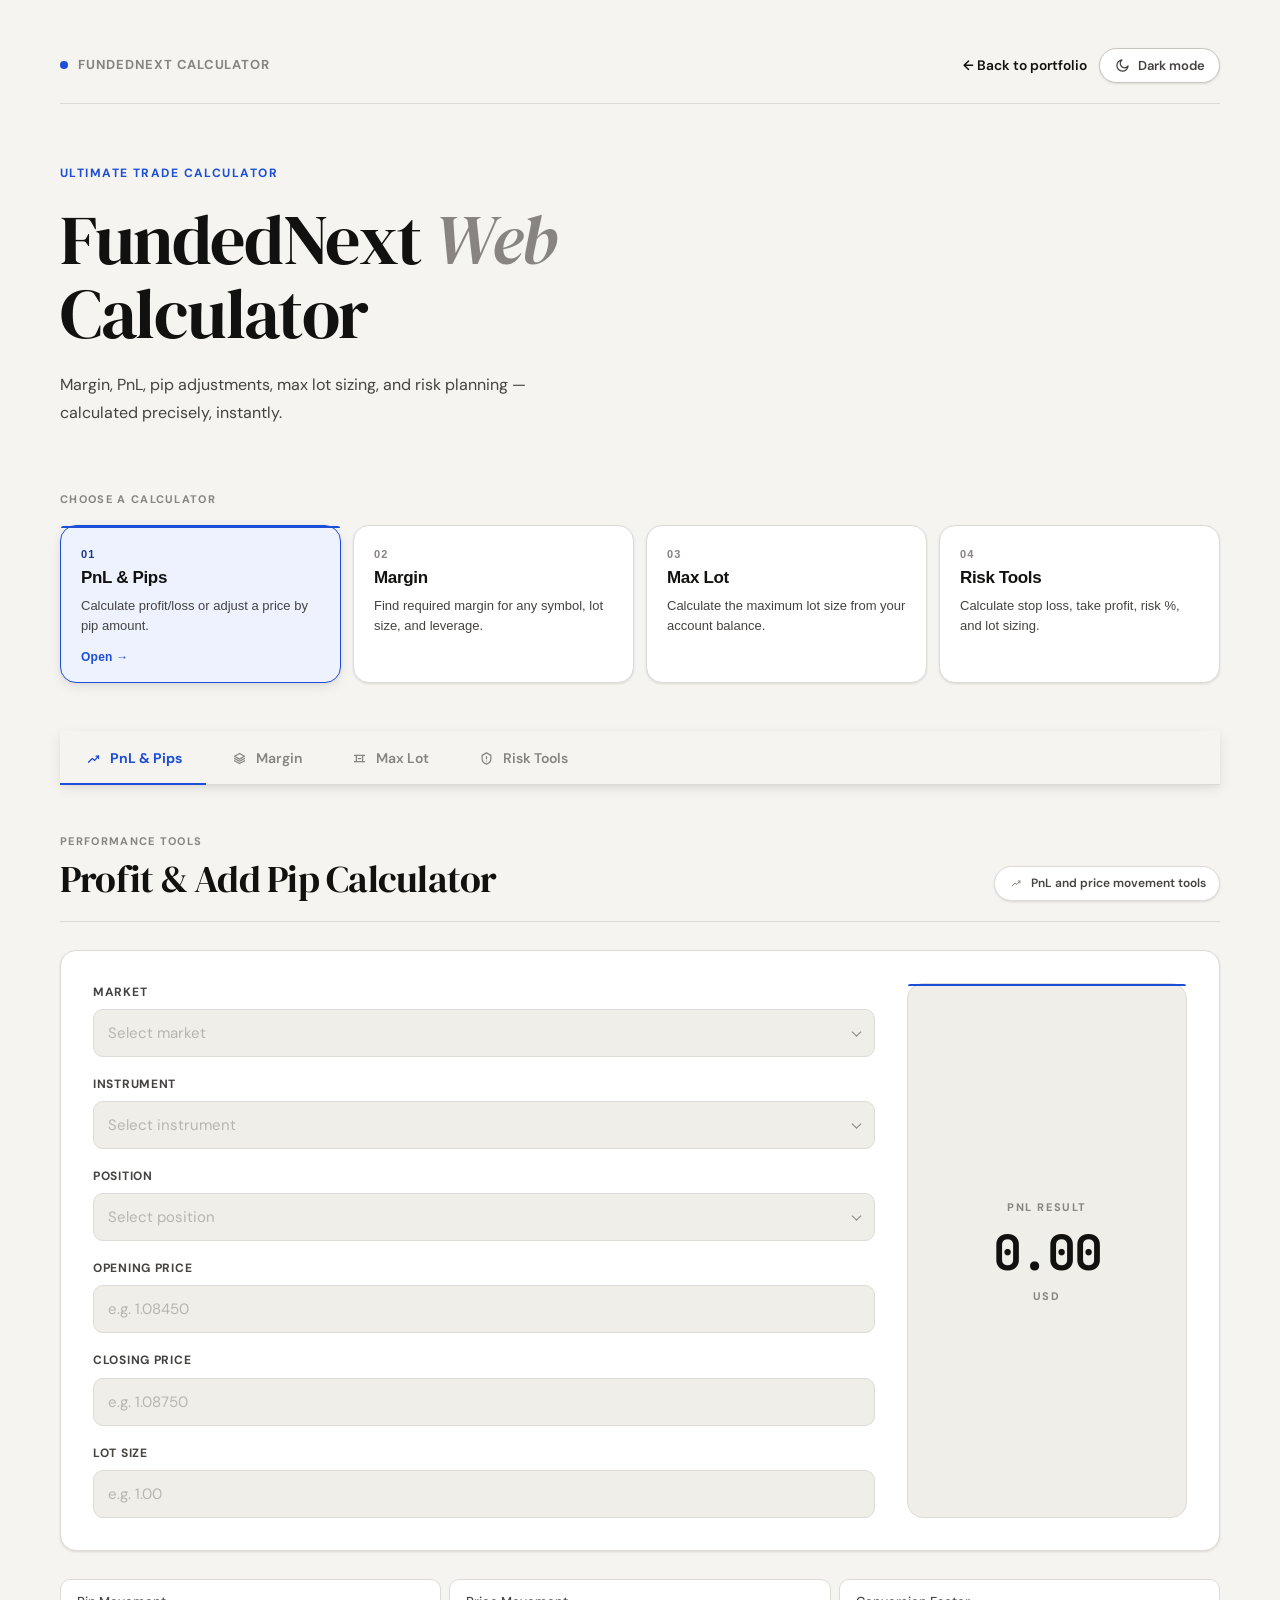
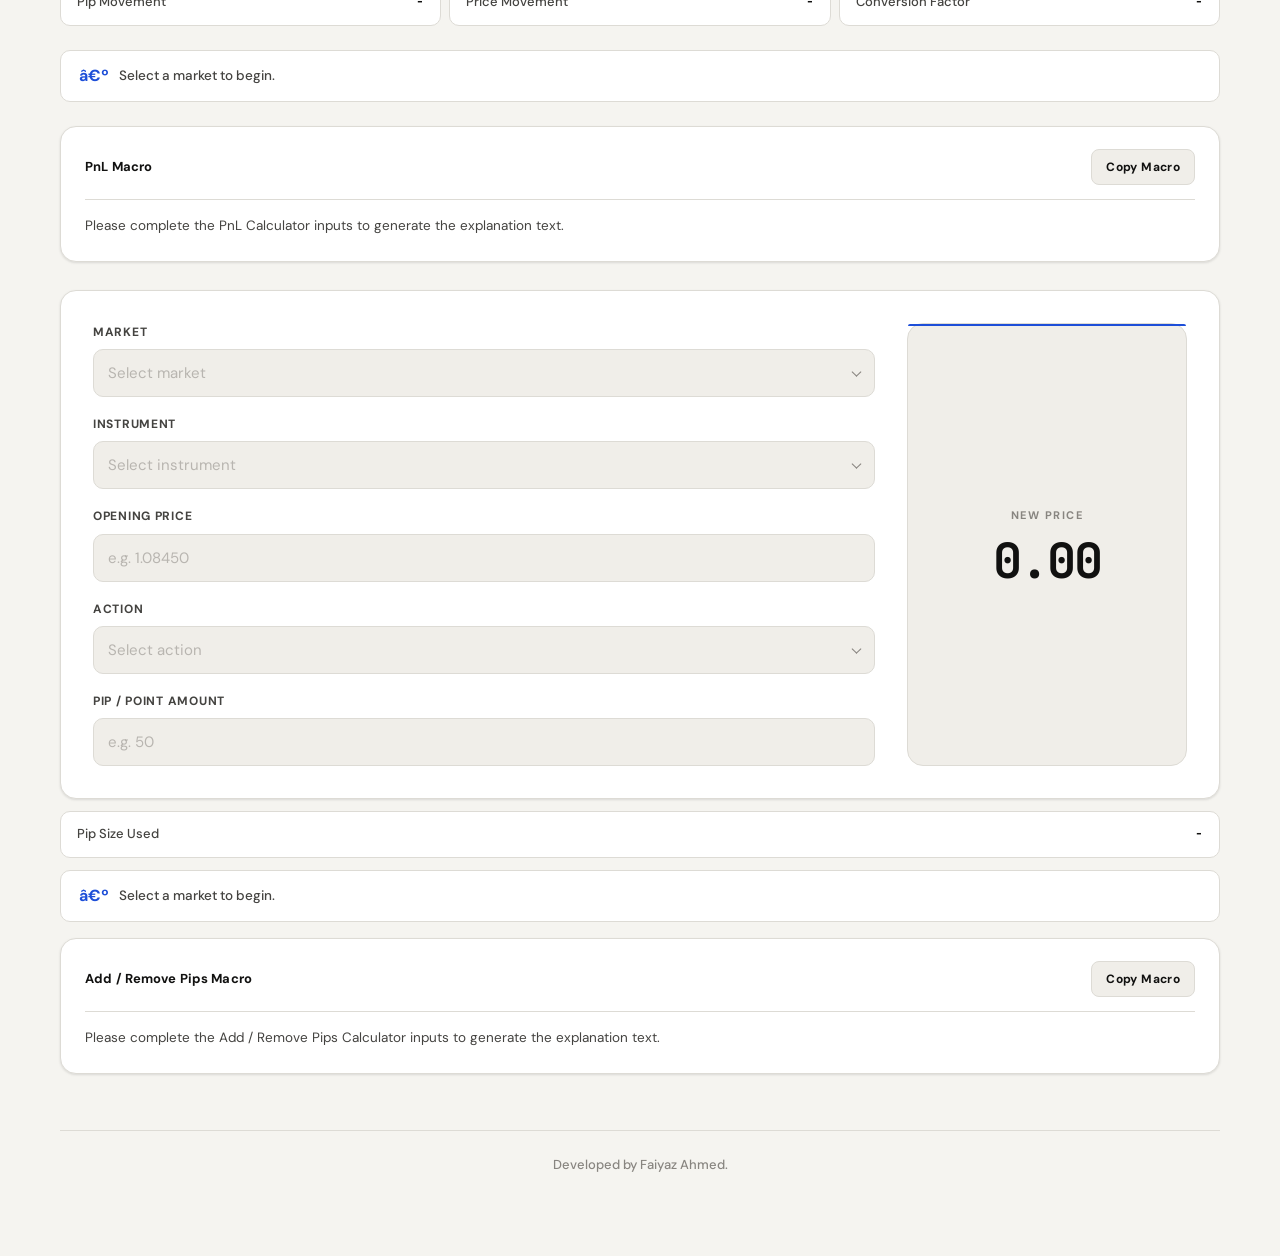
<file: demos/ultimate-trade-calculator/index.html>
<!DOCTYPE html>
<html lang="en" data-theme="light">
<head>
  <meta charset="UTF-8">
  <meta name="viewport" content="width=device-width, initial-scale=1.0">
  <title>FundedNext Web Calculator</title>
  <link rel="icon" type="image/png" href="./icon.png?v=3">
  <link rel="shortcut icon" type="image/png" href="./icon.png?v=3">
  <link rel="apple-touch-icon" href="./icon.png?v=3">
  <link rel="preconnect" href="https://fonts.googleapis.com">
  <link rel="preconnect" href="https://fonts.gstatic.com" crossorigin>
  <link href="https://fonts.googleapis.com/css2?family=DM+Sans:wght@300;400;500;600;700&family=DM+Serif+Display:ital@0;1&family=JetBrains+Mono:wght@400;500;600;700&display=swap" rel="stylesheet">
  <link rel="stylesheet" href="styles.css">
</head>

<body>
<div class="app-container">

  <!-- ==================== TOPBAR ==================== -->
  <div class="topbar">
    <div class="topbar-brand">
      <span class="topbar-brand-dot"></span>
      FundedNext Calculator
    </div>
    <div class="topbar-actions">
      <a class="portfolio-back" href="../../index.html#projects">← Back to portfolio</a>
      <button class="theme-toggle" id="themeToggleBtn" type="button" aria-label="Toggle dark mode">
      <span class="theme-toggle-icon">
        <!-- Moon (shown in light mode) -->
        <svg class="icon-moon" viewBox="0 0 24 24">
          <path d="M21 12.79A9 9 0 1 1 11.21 3a7 7 0 1 0 9.79 9.79z"/>
        </svg>
        <!-- Sun (shown in dark mode) -->
        <svg class="icon-sun" viewBox="0 0 24 24">
          <circle cx="12" cy="12" r="5"/>
          <line x1="12" y1="1" x2="12" y2="3"/>
          <line x1="12" y1="21" x2="12" y2="23"/>
          <line x1="4.22" y1="4.22" x2="5.64" y2="5.64"/>
          <line x1="18.36" y1="18.36" x2="19.78" y2="19.78"/>
          <line x1="1" y1="12" x2="3" y2="12"/>
          <line x1="21" y1="12" x2="23" y2="12"/>
          <line x1="4.22" y1="19.78" x2="5.64" y2="18.36"/>
          <line x1="18.36" y1="5.64" x2="19.78" y2="4.22"/>
        </svg>
      </span>
      <span class="theme-toggle-label">Dark mode</span>
      </button>
    </div>
  </div>

  <!-- ==================== HERO ==================== -->
  <header class="hero-block">
    <span class="hero-eyebrow">Ultimate Trade Calculator</span>
    <h1 class="hero-title">FundedNext <em>Web</em> Calculator</h1>
    <p class="hero-subtitle">Margin, PnL, pip adjustments, max lot sizing, and risk planning — calculated precisely, instantly.</p>
  </header>

  <!-- ==================== CHOOSER ==================== -->
  <section class="calculator-guide" aria-label="Calculator chooser">
    <p class="guide-label">Choose a calculator</p>
    <div class="calculator-grid">
      <button class="calculator-card active" data-tab="pnl" type="button">
        <span class="calculator-card-label">01</span>
        <span class="calculator-card-title">PnL & Pips</span>
        <span class="calculator-card-text">Calculate profit/loss or adjust a price by pip amount.</span>
        <span class="calculator-card-cta">Open →</span>
      </button>
      <button class="calculator-card" data-tab="margin" type="button">
        <span class="calculator-card-label">02</span>
        <span class="calculator-card-title">Margin</span>
        <span class="calculator-card-text">Find required margin for any symbol, lot size, and leverage.</span>
        <span class="calculator-card-cta">Open →</span>
      </button>
      <button class="calculator-card" data-tab="maxlot" type="button">
        <span class="calculator-card-label">03</span>
        <span class="calculator-card-title">Max Lot</span>
        <span class="calculator-card-text">Calculate the maximum lot size from your account balance.</span>
        <span class="calculator-card-cta">Open →</span>
      </button>
      <button class="calculator-card" data-tab="risk" type="button">
        <span class="calculator-card-label">04</span>
        <span class="calculator-card-title">Risk Tools</span>
        <span class="calculator-card-text">Calculate stop loss, take profit, risk %, and lot sizing.</span>
        <span class="calculator-card-cta">Open →</span>
      </button>
    </div>
  </section>

  <!-- ==================== STICKY TAB NAV ==================== -->
  <nav class="tool-nav-wrap" id="toolNav" aria-label="Main calculator navigation">
    <div class="tabs" role="tablist">
      <button class="tab active" data-tab="pnl" type="button" role="tab" aria-selected="true">
        <span class="tab-icon" aria-hidden="true">
          <svg viewBox="0 0 24 24"><path d="M4 18L10 12L14 15L20 8"/><path d="M16 8H20V12"/></svg>
        </span>
        <span class="tab-text"><span class="tab-label">PnL & Pips</span></span>
      </button>
      <button class="tab" data-tab="margin" type="button" role="tab" aria-selected="false">
        <span class="tab-icon" aria-hidden="true">
          <svg viewBox="0 0 24 24"><path d="M4 8.5L12 4L20 8.5L12 13L4 8.5Z"/><path d="M4 15.5L12 20L20 15.5"/><path d="M4 12L12 16.5L20 12"/></svg>
        </span>
        <span class="tab-text"><span class="tab-label">Margin</span></span>
      </button>
      <button class="tab" data-tab="maxlot" type="button" role="tab" aria-selected="false">
        <span class="tab-icon" aria-hidden="true">
          <svg viewBox="0 0 24 24"><path d="M4 7H20"/><path d="M4 17H20"/><path d="M7 7V17"/><path d="M17 7V17"/><path d="M10 12H14"/></svg>
        </span>
        <span class="tab-text"><span class="tab-label">Max Lot</span></span>
      </button>
      <button class="tab" data-tab="risk" type="button" role="tab" aria-selected="false">
        <span class="tab-icon" aria-hidden="true">
          <svg viewBox="0 0 24 24"><path d="M12 3L19 7V12C19 16.5 16.2 19.7 12 21C7.8 19.7 5 16.5 5 12V7L12 3Z"/><path d="M12 9V12.5"/><path d="M12 16H12.01"/></svg>
        </span>
        <span class="tab-text"><span class="tab-label">Risk Tools</span></span>
      </button>
    </div>
  </nav>

  <!-- ==================== MARGIN SECTION ==================== -->
  <div id="marginSection" class="tool-section tool-margin" style="display:none;">
    <div class="section-heading">
      <div>
        <span class="section-kicker">Core Calculator</span>
        <h2 class="section-title">Margin Calculator</h2>
      </div>
      <div class="section-chip">
        <span class="chip-icon"><svg viewBox="0 0 24 24"><path d="M4 8.5L12 4L20 8.5L12 13L4 8.5Z"/><path d="M4 15.5L12 20L20 15.5"/><path d="M4 12L12 16.5L20 12"/></svg></span>
        Live margin estimate
      </div>
    </div>
    <div class="card">
      <div class="form-section">
        <div class="form-group">
          <label for="market">Market</label>
          <select id="market">
            <option value="">Select market</option>
            <option value="Currency">Currency</option>
            <option value="Commodity">Commodity</option>
            <option value="Indice">Indice</option>
            <option value="Crypto">Crypto</option>
          </select>
        </div>
        <div class="form-group">
          <label for="instrument">Instrument</label>
          <select id="instrument"><option value="">Select instrument</option></select>
        </div>
        <div class="form-group" id="modelGroup">
          <label for="model">Model</label>
          <select id="model"><option value="">Select model</option></select>
        </div>
        <div class="form-group">
          <label for="price">Current Price</label>
          <input id="price" type="number" placeholder="e.g. 1.08450">
        </div>
        <div class="form-group">
          <label for="lotSize">Lot Size</label>
          <input id="lotSize" type="number" placeholder="e.g. 0.10">
        </div>
        <div class="toggle-group">
          <label class="switch"><input type="checkbox" id="useManualLeverage"><span class="slider"></span></label>
          <span>Use manual leverage</span>
        </div>
        <div id="manualLeverageWrap" class="form-group">
          <label for="manualLeverage">Manual Leverage</label>
          <input id="manualLeverage" type="number" placeholder="e.g. 100">
        </div>
      </div>
      <div class="result-section result-margin">
        <p>Required Margin</p>
        <h2 id="result">0.00</h2>
        <div id="resultCurrency" class="result-unit">USD</div>
      </div>
    </div>
    <div class="info">
      <p>Contract Size <span id="contractSize">—</span></p>
      <p>Conversion Factor <span id="conversionFactor">—</span></p>
      <p>Leverage Used <span id="leverageUsed">—</span></p>
    </div>
    <div id="helperBox" class="helper-box">Select a market to begin.</div>
    <div class="macro-box">
      <div class="macro-header">
        <strong class="macro-title">Margin Macro</strong>
        <button id="copyMarginMacroBtn" type="button" class="macro-copy-btn">Copy Macro</button>
      </div>
      <div id="marginMacroText" class="macro-text">Please complete the Margin Calculator inputs to generate the explanation text.</div>
    </div>
  </div>

  <!-- ==================== PNL SECTION ==================== -->
  <div id="pnlSection" class="tool-section tool-pnl">
    <div class="section-heading">
      <div>
        <span class="section-kicker">Performance Tools</span>
        <h2 class="section-title">Profit &amp; Add Pip Calculator</h2>
      </div>
      <div class="section-chip">
        <span class="chip-icon"><svg viewBox="0 0 24 24"><path d="M4 18L10 12L14 15L20 8"/><path d="M16 8H20V12"/></svg></span>
        PnL and price movement tools
      </div>
    </div>

    <div class="card card-spaced">
      <div class="form-section">
        <div class="form-group">
          <label for="pnlMarket">Market</label>
          <select id="pnlMarket">
            <option value="">Select market</option>
            <option value="Currency">Currency</option>
            <option value="Commodity">Commodity</option>
            <option value="Indice">Indice</option>
            <option value="Crypto">Crypto</option>
          </select>
        </div>
        <div class="form-group">
          <label for="pnlInstrument">Instrument</label>
          <select id="pnlInstrument"><option value="">Select instrument</option></select>
        </div>
        <div class="form-group">
          <label for="pnlPosition">Position</label>
          <select id="pnlPosition">
            <option value="">Select position</option>
            <option value="buy">Buy</option>
            <option value="sell">Sell</option>
          </select>
        </div>
        <div class="form-group">
          <label for="pnlOpenPrice">Opening Price</label>
          <input id="pnlOpenPrice" type="number" placeholder="e.g. 1.08450">
        </div>
        <div class="form-group">
          <label for="pnlClosePrice">Closing Price</label>
          <input id="pnlClosePrice" type="number" placeholder="e.g. 1.08750">
        </div>
        <div class="form-group">
          <label for="pnlLotSize">Lot Size</label>
          <input id="pnlLotSize" type="number" placeholder="e.g. 1.00">
        </div>
      </div>
      <div class="result-section result-pnl">
        <p>PnL Result</p>
        <h2 id="pnlResult">0.00</h2>
        <div class="result-unit">USD</div>
      </div>
    </div>

    <div class="info info-spaced">
      <p>Pip Movement <span id="pnlPips">—</span></p>
      <p>Price Movement <span id="pnlMovement">—</span></p>
      <p>Conversion Factor <span id="pnlConversionFactor">—</span></p>
    </div>
    <div id="pnlHelperBox" class="helper-box helper-spaced">Select a market to begin.</div>
    <div class="macro-box macro-spaced">
      <div class="macro-header">
        <strong class="macro-title">PnL Macro</strong>
        <button id="copyPnlMacroBtn" type="button" class="macro-copy-btn">Copy Macro</button>
      </div>
      <div id="pnlMacroText" class="macro-text">Please complete the PnL Calculator inputs to generate the explanation text.</div>
    </div>

    <div class="card">
      <div class="form-section">
        <div class="form-group">
          <label for="pipMarket">Market</label>
          <select id="pipMarket">
            <option value="">Select market</option>
            <option value="Currency">Currency</option>
            <option value="Commodity">Commodity</option>
            <option value="Indice">Indice</option>
            <option value="Crypto">Crypto</option>
          </select>
        </div>
        <div class="form-group">
          <label for="pipInstrument">Instrument</label>
          <select id="pipInstrument"><option value="">Select instrument</option></select>
        </div>
        <div class="form-group">
          <label for="pipOpenPrice">Opening Price</label>
          <input id="pipOpenPrice" type="number" placeholder="e.g. 1.08450">
        </div>
        <div class="form-group">
          <label for="pipAction">Action</label>
          <select id="pipAction">
            <option value="">Select action</option>
            <option value="add">Add pips</option>
            <option value="remove">Remove pips</option>
          </select>
        </div>
        <div class="form-group">
          <label for="pipAmount">Pip / Point Amount</label>
          <input id="pipAmount" type="number" placeholder="e.g. 50">
        </div>
      </div>
      <div class="result-section result-pips">
        <p>New Price</p>
        <h2 id="pipResult">0.00</h2>
      </div>
    </div>
    <div class="info">
      <p>Pip Size Used <span id="pipSizeUsed">—</span></p>
    </div>
    <div id="pipHelperBox" class="helper-box">Select a market to begin.</div>
    <div class="macro-box">
      <div class="macro-header">
        <strong class="macro-title">Add / Remove Pips Macro</strong>
        <button id="copyPipMacroBtn" type="button" class="macro-copy-btn">Copy Macro</button>
      </div>
      <div id="pipMacroText" class="macro-text">Please complete the Add / Remove Pips Calculator inputs to generate the explanation text.</div>
    </div>
  </div>

  <!-- ==================== MAX LOT SECTION ==================== -->
  <div id="maxlotSection" class="tool-section tool-maxlot" style="display:none;">
    <div class="section-heading">
      <div>
        <span class="section-kicker">Allocation Tools</span>
        <h2 class="section-title">Max Lot Calculator</h2>
      </div>
      <div class="section-chip">
        <span class="chip-icon"><svg viewBox="0 0 24 24"><path d="M4 7H20"/><path d="M4 17H20"/><path d="M7 7V17"/><path d="M17 7V17"/><path d="M10 12H14"/></svg></span>
        Sizing by account leverage
      </div>
    </div>
    <div class="card">
      <div class="form-section">
        <div class="form-group">
          <label for="maxlotMarket">Market</label>
          <select id="maxlotMarket">
            <option value="">Select market</option>
            <option value="Currency">Currency</option>
            <option value="Commodity">Commodity</option>
            <option value="Indice">Indice</option>
            <option value="Crypto">Crypto</option>
          </select>
        </div>
        <div class="form-group">
          <label for="maxlotInstrument">Instrument</label>
          <select id="maxlotInstrument"><option value="">Select instrument</option></select>
        </div>
        <div class="form-group" id="maxlotModelGroup">
          <label for="maxlotModel">Model</label>
          <select id="maxlotModel"><option value="">Select model</option></select>
        </div>
        <div class="form-group">
          <label for="maxlotAccountSize">Account Size</label>
          <input id="maxlotAccountSize" type="number" placeholder="e.g. 10000">
        </div>
        <div class="form-group">
          <label for="maxlotPrice">Current Price</label>
          <input id="maxlotPrice" type="number" placeholder="e.g. 1.08450">
        </div>
        <div class="toggle-group">
          <label class="switch"><input type="checkbox" id="maxlotUseManualLeverage"><span class="slider"></span></label>
          <span>Use manual leverage</span>
        </div>
        <div id="maxlotManualLeverageWrap" class="form-group">
          <label for="maxlotManualLeverage">Manual Leverage</label>
          <input id="maxlotManualLeverage" type="number" placeholder="e.g. 100">
        </div>
      </div>
      <div class="result-section result-maxlot">
        <p>Max Lot Size</p>
        <h2 id="maxlotResult">0.00</h2>
        <div class="result-unit">LOTS</div>
      </div>
    </div>
    <div class="info">
      <p>Contract Size <span id="maxlotContractSize">—</span></p>
      <p>Conversion Factor <span id="maxlotConversionFactor">—</span></p>
      <p>Leverage Used <span id="maxlotLeverageUsed">—</span></p>
    </div>
    <div id="maxlotHelperBox" class="helper-box">Select a market to begin.</div>
    <div class="macro-box">
      <div class="macro-header">
        <strong class="macro-title">Max Lot Macro</strong>
        <button id="copyMaxlotMacroBtn" type="button" class="macro-copy-btn">Copy Macro</button>
      </div>
      <div id="maxlotMacroText" class="macro-text">Please complete the Max Lot Calculator inputs to generate the explanation text.</div>
    </div>
  </div>

  <!-- ==================== RISK SECTION ==================== -->
  <div id="riskSection" class="tool-section tool-risk" style="display:none;">
    <div class="section-heading">
      <div>
        <span class="section-kicker">Risk Planning</span>
        <h2 class="section-title">Risk by Money &amp; Lot Size</h2>
      </div>
      <div class="section-chip">
        <span class="chip-icon"><svg viewBox="0 0 24 24"><path d="M12 3L19 7V12C19 16.5 16.2 19.7 12 21C7.8 19.7 5 16.5 5 12V7L12 3Z"/><path d="M12 9V12.5"/><path d="M12 16H12.01"/></svg></span>
        Two structured risk methods
      </div>
    </div>

    <div class="card card-spaced">
      <div class="form-section">
        <div class="form-group">
          <label for="riskMoneyAccountBalance">Account Balance</label>
          <input id="riskMoneyAccountBalance" type="number" placeholder="e.g. 10000">
        </div>
        <div class="form-group">
          <label for="riskMoneyMarket">Market</label>
          <select id="riskMoneyMarket">
            <option value="">Select market</option>
            <option value="Currency">Currency</option>
            <option value="Commodity">Commodity</option>
            <option value="Indice">Indice</option>
            <option value="Crypto">Crypto</option>
          </select>
        </div>
        <div class="form-group">
          <label for="riskMoneyInstrument">Instrument</label>
          <select id="riskMoneyInstrument"><option value="">Select instrument</option></select>
        </div>
        <div class="form-group">
          <label for="riskMoneyPosition">Position</label>
          <select id="riskMoneyPosition">
            <option value="">Select position</option>
            <option value="buy">Buy</option>
            <option value="sell">Sell</option>
          </select>
        </div>
        <div class="form-group">
          <label for="riskMoneyEntryPrice">Entry Price</label>
          <input id="riskMoneyEntryPrice" type="number" placeholder="e.g. 1.08450">
        </div>
        <div class="form-group">
          <label for="riskMoneyLotSize">Lot Size</label>
          <input id="riskMoneyLotSize" type="number" placeholder="e.g. 1.00">
        </div>
        <div class="form-group">
          <label for="riskMoneyRisk">Risk ($)</label>
          <input id="riskMoneyRisk" type="number" placeholder="e.g. 200">
        </div>
        <div class="form-group">
          <label for="riskMoneyReward">Reward ($)</label>
          <input id="riskMoneyReward" type="number" placeholder="e.g. 400">
        </div>
      </div>
      <div class="result-section result-risk-money">
        <p>Risk by Money &amp; Lot</p>
        <h2 id="riskMoneyStopLoss">0.00</h2>
        <div class="result-label">Stop Loss</div>
        <div class="result-secondary" id="riskMoneyTakeProfit">0.00</div>
        <div class="result-label secondary-label">Take Profit</div>
      </div>
    </div>

    <div class="info info-spaced">
      <p>Pip Size <span id="riskMoneyPipSize">—</span></p>
      <p>Conversion Factor <span id="riskMoneyConversionFactor">—</span></p>
      <p>Contract Size <span id="riskMoneyContractSize">—</span></p>
      <p>Stop Loss (Pips) <span id="riskMoneySlPips">—</span></p>
      <p>Take Profit (Pips) <span id="riskMoneyTpPips">—</span></p>
    </div>
    <div id="riskMoneyHelperBox" class="helper-box helper-spaced">Enter the account balance to begin.</div>
    <div class="macro-box macro-spaced">
      <div class="macro-header">
        <strong class="macro-title">Risk by Money &amp; Lot Macro</strong>
        <button id="copyRiskMoneyMacroBtn" type="button" class="macro-copy-btn">Copy Macro</button>
      </div>
      <div id="riskMoneyMacroText" class="macro-text">Please complete the Risk by Money &amp; Lot inputs to generate the explanation text.</div>
    </div>

    <div class="subsection-heading">
      <div>
        <span class="section-kicker">Risk Planning</span>
        <h3 class="subsection-title">Risk by Percentage &amp; Stop Loss</h3>
      </div>
    </div>

    <div class="card">
      <div class="form-section">
        <div class="form-group">
          <label for="riskPercentAccountBalance">Account Balance</label>
          <input id="riskPercentAccountBalance" type="number" placeholder="e.g. 10000">
        </div>
        <div class="form-group">
          <label for="riskPercentMarket">Market</label>
          <select id="riskPercentMarket">
            <option value="">Select market</option>
            <option value="Currency">Currency</option>
            <option value="Commodity">Commodity</option>
            <option value="Indice">Indice</option>
            <option value="Crypto">Crypto</option>
          </select>
        </div>
        <div class="form-group">
          <label for="riskPercentInstrument">Instrument</label>
          <select id="riskPercentInstrument"><option value="">Select instrument</option></select>
        </div>
        <div class="form-group">
          <label for="riskPercentPosition">Position</label>
          <select id="riskPercentPosition">
            <option value="">Select position</option>
            <option value="buy">Buy</option>
            <option value="sell">Sell</option>
          </select>
        </div>
        <div class="form-group">
          <label for="riskPercentEntryPrice">Entry Price</label>
          <input id="riskPercentEntryPrice" type="number" placeholder="e.g. 1.08450">
        </div>
        <div class="form-group">
          <label for="riskPercentRiskPercent">Risk (%)</label>
          <input id="riskPercentRiskPercent" type="number" placeholder="e.g. 2">
        </div>
        <div class="form-group">
          <label for="riskPercentRewardPercent">Reward (%)</label>
          <input id="riskPercentRewardPercent" type="number" placeholder="e.g. 4">
        </div>
        <div class="form-group">
          <label for="riskPercentSlPips">SL (Pips / Points)</label>
          <input id="riskPercentSlPips" type="number" placeholder="e.g. 30">
        </div>
      </div>
      <div class="result-section result-risk-percent">
        <p>Risk by Percentage</p>
        <h2 id="riskPercentLotSize">0.00</h2>
        <div class="result-unit">LOTS</div>
        <div class="result-secondary" id="riskPercentStopLoss">0.00</div>
        <div class="result-label secondary-label">Stop Loss</div>
        <div class="result-secondary" id="riskPercentTakeProfit">0.00</div>
        <div class="result-label secondary-label">Take Profit</div>
      </div>
    </div>
    <div class="info">
      <p>Risk ($) <span id="riskPercentRiskDollar">—</span></p>
      <p>Reward ($) <span id="riskPercentRewardDollar">—</span></p>
      <p>Pip Size <span id="riskPercentPipSize">—</span></p>
      <p>Conversion Factor <span id="riskPercentConversionFactor">—</span></p>
      <p>Contract Size <span id="riskPercentContractSize">—</span></p>
    </div>
    <div id="riskPercentHelperBox" class="helper-box">Enter the account balance to begin.</div>
    <div class="macro-box">
      <div class="macro-header">
        <strong class="macro-title">Risk by Percentage Macro</strong>
        <button id="copyRiskPercentMacroBtn" type="button" class="macro-copy-btn">Copy Macro</button>
      </div>
      <div id="riskPercentMacroText" class="macro-text">Please complete the Risk by Percentage inputs to generate the explanation text.</div>
    </div>
  </div>

  <!-- ==================== FOOTER ==================== -->
  <footer class="site-footer">
    <p>Developed by Faiyaz Ahmed.</p>
  </footer>

</div>

<script src="data.js"></script>
<script src="app.js"></script>
<script>
  // ── Dark mode toggle ──────────────────────────────────────
  const html = document.documentElement;
  const btn  = document.getElementById('themeToggleBtn');
  const lbl  = btn.querySelector('.theme-toggle-label');

  // Restore saved preference
  const saved = localStorage.getItem('fn-theme');
  if (saved === 'dark') {
    html.setAttribute('data-theme', 'dark');
    lbl.textContent = 'Light mode';
  }

  btn.addEventListener('click', () => {
    const isDark = html.getAttribute('data-theme') === 'dark';
    html.setAttribute('data-theme', isDark ? 'light' : 'dark');
    lbl.textContent = isDark ? 'Dark mode' : 'Light mode';
    localStorage.setItem('fn-theme', isDark ? 'light' : 'dark');
  });

  // ── Sticky nav shadow ─────────────────────────────────────
  const nav = document.getElementById('toolNav');
  const obs = new IntersectionObserver(
    ([e]) => nav.classList.toggle('is-stuck', !e.isIntersecting),
    { threshold: 1, rootMargin: '-1px 0px 0px 0px' }
  );
  // Observe a sentinel just above the nav
  const sentinel = document.createElement('div');
  sentinel.style.cssText = 'position:absolute;height:1px;top:0;left:0;right:0;pointer-events:none;';
  nav.parentElement.insertBefore(sentinel, nav);
  obs.observe(sentinel);
</script>

</body>
</html>
</file>
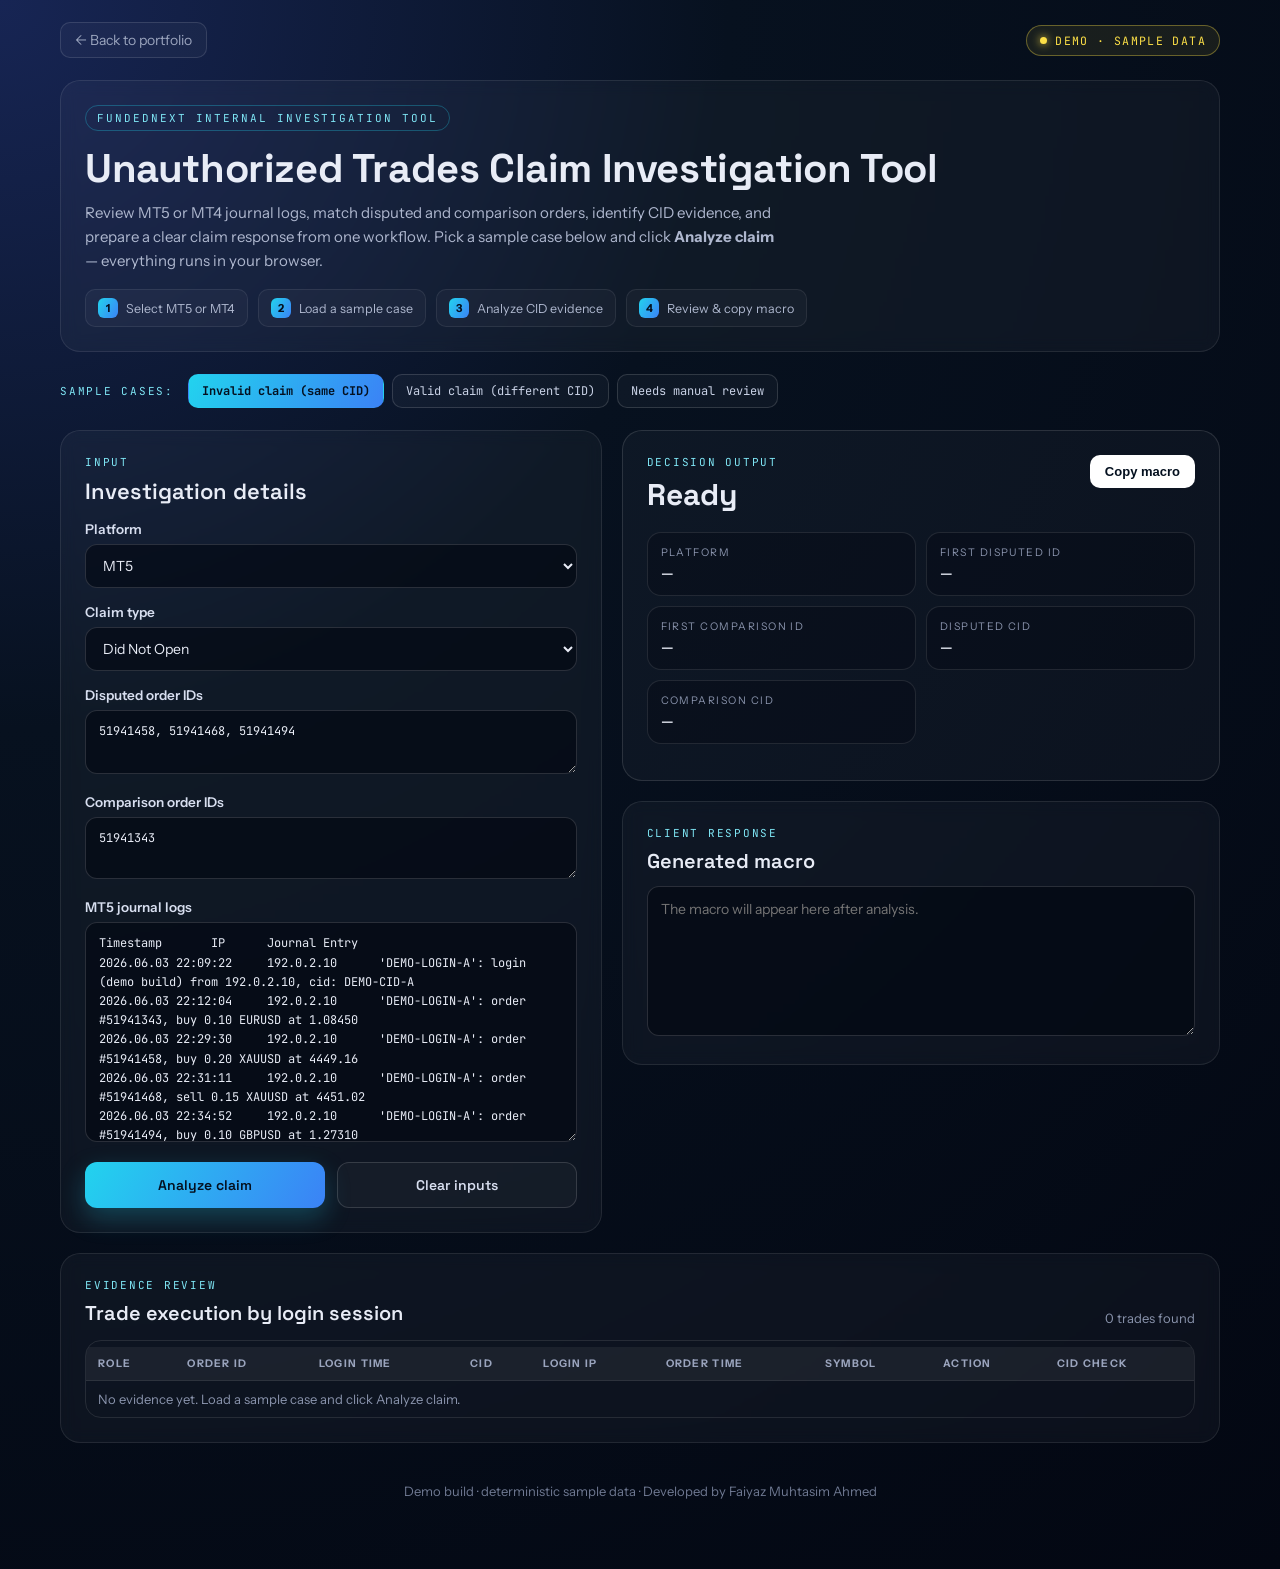
<file: demos/claim-investigation.html>
<!DOCTYPE html>
<html lang="en">
<head>
<meta charset="UTF-8">
<meta name="viewport" content="width=device-width, initial-scale=1.0">
<title>Unauthorized Trades Claim Investigation Tool — Demo</title>
<link rel="preconnect" href="https://fonts.googleapis.com">
<link rel="preconnect" href="https://fonts.gstatic.com" crossorigin>
<link href="https://fonts.googleapis.com/css2?family=Space+Grotesk:wght@400;500;600;700&family=Instrument+Sans:wght@400;500;600&family=JetBrains+Mono:wght@400;500;600;700&display=swap" rel="stylesheet">
<style>
  *{box-sizing:border-box;margin:0;padding:0}
  body{font-family:'Instrument Sans',system-ui,sans-serif;color:#E8ECF6;background:radial-gradient(circle at top left,#172554 0,#07111f 36%,#030712 100%);min-height:100vh}
  a{color:inherit}
  .wrap{max-width:1240px;margin:0 auto;padding:22px clamp(16px,4vw,40px) 70px}
  .topbar{display:flex;align-items:center;justify-content:space-between;gap:16px;flex-wrap:wrap;margin-bottom:22px}
  .back{display:inline-flex;align-items:center;gap:8px;text-decoration:none;font-size:14px;color:#9AA4BD;padding:8px 14px;border:1px solid rgba(255,255,255,.12);border-radius:10px;background:rgba(255,255,255,.03)}
  .back:hover{color:#fff;border-color:rgba(34,211,238,.4)}
  .demo-badge{display:inline-flex;align-items:center;gap:8px;font-family:'JetBrains Mono',monospace;font-size:11.5px;letter-spacing:.12em;text-transform:uppercase;color:#FDE047;padding:7px 13px;border:1px solid rgba(253,224,71,.35);background:rgba(253,224,71,.08);border-radius:999px}
  .demo-badge b{width:7px;height:7px;border-radius:50%;background:#FDE047;box-shadow:0 0 8px #FDE047}
  .card{background:rgba(255,255,255,.035);border:1px solid rgba(255,255,255,.09);border-radius:20px;padding:24px;backdrop-filter:blur(8px)}
  .hero{margin-bottom:22px}
  .hero .brand{display:inline-block;font-family:'JetBrains Mono',monospace;font-size:11px;letter-spacing:.18em;text-transform:uppercase;color:#7FE6F5;padding:5px 11px;border:1px solid rgba(34,211,238,.3);border-radius:999px}
  h1{font-family:'Space Grotesk';font-weight:700;font-size:clamp(24px,4vw,40px);letter-spacing:-.01em;margin:16px 0 10px;line-height:1.1}
  .lede{color:#AEB7CE;font-size:15px;line-height:1.6;max-width:70ch}
  .eyebrow{font-family:'JetBrains Mono',monospace;font-size:11px;letter-spacing:.16em;text-transform:uppercase;color:#7FE6F5}
  .grid{display:grid;grid-template-columns:0.95fr 1.05fr;gap:20px;margin-top:22px}
  @media(max-width:900px){.grid{grid-template-columns:1fr}}
  label.fg{display:block;margin-bottom:16px}
  label.fg .lab{display:block;font-size:13.5px;font-weight:600;color:#D7DEEF;margin-bottom:7px}
  select,textarea,input{width:100%;background:rgba(3,7,18,.6);border:1px solid rgba(255,255,255,.14);border-radius:12px;color:#E8ECF6;padding:11px 13px;font-family:inherit;font-size:14px;outline:none}
  textarea{resize:vertical;font-family:'JetBrains Mono',monospace;font-size:12px;line-height:1.6}
  select:focus,textarea:focus,input:focus{border-color:rgba(34,211,238,.5)}
  .samples{display:flex;gap:8px;flex-wrap:wrap;margin-bottom:18px}
  .chip{cursor:pointer;font-family:'JetBrains Mono',monospace;font-size:12px;padding:8px 13px;border-radius:10px;border:1px solid rgba(255,255,255,.14);background:rgba(255,255,255,.03);color:#C9D2E6}
  .chip:hover{border-color:rgba(34,211,238,.45);color:#fff}
  .chip.on{background:linear-gradient(120deg,#22D3EE,#3B82F6);color:#04101f;border-color:transparent;font-weight:700}
  .btnrow{display:grid;grid-template-columns:1fr 1fr;gap:12px;margin-top:6px}
  .primary{cursor:pointer;font-family:'Space Grotesk';font-weight:600;font-size:14px;color:#04101f;padding:13px;border:none;border-radius:12px;background:linear-gradient(120deg,#22D3EE,#3B82F6);box-shadow:0 10px 26px rgba(34,211,238,.25)}
  .primary:hover{filter:brightness(1.07)}
  .secondary{cursor:pointer;font-family:'Space Grotesk';font-weight:600;font-size:14px;color:#D7DEEF;padding:13px;border:1px solid rgba(255,255,255,.14);border-radius:12px;background:rgba(255,255,255,.03)}
  .result{border-radius:20px;padding:24px;border:1px solid rgba(255,255,255,.12)}
  .result.success{background:linear-gradient(150deg,rgba(16,185,129,.18),rgba(255,255,255,.02));border-color:rgba(16,185,129,.4)}
  .result.danger{background:linear-gradient(150deg,rgba(244,63,94,.18),rgba(255,255,255,.02));border-color:rgba(244,63,94,.4)}
  .result.warning{background:linear-gradient(150deg,rgba(251,191,36,.18),rgba(255,255,255,.02));border-color:rgba(251,191,36,.4)}
  .result.neutral{background:rgba(255,255,255,.03)}
  .result h2{font-family:'Space Grotesk';font-weight:700;font-size:30px;margin-top:6px}
  .copy{cursor:pointer;font-size:13px;color:#04101f;font-weight:700;padding:9px 15px;border:none;border-radius:10px;background:#fff}
  .tiles{display:grid;grid-template-columns:1fr 1fr;gap:10px;margin-top:18px}
  .tile{border:1px solid rgba(255,255,255,.1);background:rgba(3,7,18,.35);border-radius:14px;padding:13px}
  .tile .k{font-size:10.5px;text-transform:uppercase;letter-spacing:.14em;color:#8A94AD}
  .tile .v{margin-top:5px;font-weight:600;font-size:14px;word-break:break-all}
  .macro{margin-top:20px}
  .macro textarea{min-height:150px;font-family:'Instrument Sans';font-size:14px}
  table{width:100%;border-collapse:collapse;font-size:13px;margin-top:6px}
  th{background:rgba(255,255,255,.06);text-align:left;padding:10px 12px;font-size:10.5px;text-transform:uppercase;letter-spacing:.12em;color:#9AA4BD;white-space:nowrap}
  td{padding:10px 12px;border-top:1px solid rgba(255,255,255,.08);color:#C9D2E6;white-space:nowrap}
  .tblwrap{overflow-x:auto;border:1px solid rgba(255,255,255,.1);border-radius:16px;margin-top:14px}
  .pill{font-size:11px;font-weight:700;padding:4px 9px;border-radius:8px;font-family:'JetBrains Mono',monospace}
  .pill.violet{background:rgba(139,92,246,.2);color:#C4B0FF}
  .pill.blue{background:rgba(59,130,246,.2);color:#8FB6FF}
  .pill.green{background:rgba(16,185,129,.22);color:#7CE7BE}
  .pill.amber{background:rgba(251,191,36,.22);color:#FBD34D}
  .pill.red{background:rgba(244,63,94,.22);color:#FDA4B4}
  .mono{font-family:'JetBrains Mono',monospace;font-size:11.5px;color:#9AA4BD}
  .steps{display:flex;flex-wrap:wrap;gap:10px;margin-top:16px}
  .step{font-size:12.5px;color:#AEB7CE;display:flex;align-items:center;gap:8px;background:rgba(255,255,255,.03);border:1px solid rgba(255,255,255,.08);border-radius:10px;padding:8px 12px}
  .step span{display:grid;place-items:center;width:20px;height:20px;border-radius:6px;background:linear-gradient(120deg,#22D3EE,#3B82F6);color:#04101f;font-weight:700;font-size:11px}
  .foot{margin-top:40px;text-align:center;color:#6E7891;font-size:13px}
</style>
</head>
<body>
<div class="wrap">
  <div class="topbar">
    <a class="back" href="../index.html#projects">← Back to portfolio</a>
    <span class="demo-badge"><b></b>Demo · sample data</span>
  </div>

  <header class="hero card">
    <span class="brand">FundedNext internal investigation tool</span>
    <h1>Unauthorized Trades Claim Investigation Tool</h1>
    <p class="lede">Review MT5 or MT4 journal logs, match disputed and comparison orders, identify CID evidence, and prepare a clear claim response from one workflow. Pick a sample case below and click <b>Analyze claim</b> — everything runs in your browser.</p>
    <div class="steps">
      <div class="step"><span>1</span>Select MT5 or MT4</div>
      <div class="step"><span>2</span>Load a sample case</div>
      <div class="step"><span>3</span>Analyze CID evidence</div>
      <div class="step"><span>4</span>Review &amp; copy macro</div>
    </div>
  </header>

  <div class="samples">
    <span class="eyebrow" style="align-self:center;margin-right:6px">Sample cases:</span>
    <button class="chip on" data-case="invalid">Invalid claim (same CID)</button>
    <button class="chip" data-case="valid">Valid claim (different CID)</button>
    <button class="chip" data-case="review">Needs manual review</button>
  </div>

  <div class="grid">
    <div class="card">
      <p class="eyebrow">Input</p>
      <h2 style="font-family:'Space Grotesk';font-weight:600;font-size:22px;margin:8px 0 16px">Investigation details</h2>
      <label class="fg"><span class="lab">Platform</span>
        <select id="platform"><option>MT5</option><option>MT4</option></select></label>
      <label class="fg"><span class="lab">Claim type</span>
        <select id="claimType"><option>Did Not Open</option><option>Did Not Close</option></select></label>
      <label class="fg"><span class="lab">Disputed order IDs</span>
        <textarea id="disputed" style="min-height:64px"></textarea></label>
      <label class="fg"><span class="lab">Comparison order IDs</span>
        <textarea id="accepted" style="min-height:52px"></textarea></label>
      <label class="fg"><span class="lab">MT5 journal logs</span>
        <textarea id="journal" style="min-height:220px"></textarea></label>
      <div class="btnrow">
        <button class="primary" id="analyzeBtn">Analyze claim</button>
        <button class="secondary" id="clearBtn">Clear inputs</button>
      </div>
    </div>

    <div>
      <section class="result neutral" id="resultCard">
        <div style="display:flex;justify-content:space-between;align-items:flex-start;gap:14px;flex-wrap:wrap">
          <div><p class="eyebrow">Decision output</p><h2 id="status">Ready</h2></div>
          <button class="copy" id="copyBtn">Copy macro</button>
        </div>
        <div class="tiles">
          <div class="tile"><div class="k">Platform</div><div class="v" id="t-platform">—</div></div>
          <div class="tile"><div class="k">First disputed ID</div><div class="v" id="t-dispId">—</div></div>
          <div class="tile"><div class="k">First comparison ID</div><div class="v" id="t-accId">—</div></div>
          <div class="tile"><div class="k">Disputed CID</div><div class="v" id="t-dispCid">—</div></div>
          <div class="tile"><div class="k">Comparison CID</div><div class="v" id="t-accCid">—</div></div>
        </div>
        <p id="copyStatus" style="margin-top:12px;font-size:13px;color:#9AA4BD"></p>
      </section>

      <section class="card macro">
        <p class="eyebrow">Client response</p>
        <h2 style="font-family:'Space Grotesk';font-weight:600;font-size:20px;margin:8px 0 12px">Generated macro</h2>
        <textarea id="macro" readonly placeholder="The macro will appear here after analysis."></textarea>
      </section>
    </div>
  </div>

  <section class="card" style="margin-top:20px">
    <div style="display:flex;justify-content:space-between;align-items:flex-end;flex-wrap:wrap;gap:8px">
      <div><p class="eyebrow">Evidence review</p><h2 style="font-family:'Space Grotesk';font-weight:600;font-size:20px;margin-top:8px">Trade execution by login session</h2></div>
      <p style="font-size:13px;color:#8A94AD" id="tradeCount">0 trades found</p>
    </div>
    <div class="tblwrap">
      <table>
        <thead><tr><th>Role</th><th>Order ID</th><th>Login time</th><th>CID</th><th>Login IP</th><th>Order time</th><th>Symbol</th><th>Action</th><th>CID check</th></tr></thead>
        <tbody id="tbody"><tr><td colspan="9" style="color:#8A94AD">No evidence yet. Load a sample case and click Analyze claim.</td></tr></tbody>
      </table>
    </div>
  </section>

  <p class="foot">Demo build · deterministic sample data · Developed by Faiyaz Muhtasim Ahmed</p>
</div>

<script>
const CASES = {
  invalid: {
    platform:"MT5", claimType:"Did Not Open",
    disputed:"51941458, 51941468, 51941494",
    accepted:"51941343",
    journal:`Timestamp\tIP\tJournal Entry
2026.06.03 22:09:22\t192.0.2.10\t'DEMO-LOGIN-A': login (demo build) from 192.0.2.10, cid: DEMO-CID-A
2026.06.03 22:12:04\t192.0.2.10\t'DEMO-LOGIN-A': order #51941343, buy 0.10 EURUSD at 1.08450
2026.06.03 22:29:30\t192.0.2.10\t'DEMO-LOGIN-A': order #51941458, buy 0.20 XAUUSD at 4449.16
2026.06.03 22:31:11\t192.0.2.10\t'DEMO-LOGIN-A': order #51941468, sell 0.15 XAUUSD at 4451.02
2026.06.03 22:34:52\t192.0.2.10\t'DEMO-LOGIN-A': order #51941494, buy 0.10 GBPUSD at 1.27310`,
    status:"Invalid Claim", tone:"danger",
    dispCid:"DEMO-CID-A", accCid:"DEMO-CID-A",
    rows:[
      {role:"Comparison",id:"51941343",lt:"22:09:22",cid:"DEMO-CID-A",ip:"192.0.2.10",ot:"22:12:04",sym:"EURUSD",act:"buy",chk:"green",chkT:"Matched Comparison CID"},
      {role:"Disputed",id:"51941458",lt:"22:09:22",cid:"DEMO-CID-A",ip:"192.0.2.10",ot:"22:29:30",sym:"XAUUSD",act:"buy",chk:"green",chkT:"Matched Comparison CID"},
      {role:"Disputed",id:"51941468",lt:"22:09:22",cid:"DEMO-CID-A",ip:"192.0.2.10",ot:"22:31:11",sym:"XAUUSD",act:"sell",chk:"green",chkT:"Matched Comparison CID"},
      {role:"Disputed",id:"51941494",lt:"22:09:22",cid:"DEMO-CID-A",ip:"192.0.2.10",ot:"22:34:52",sym:"GBPUSD",act:"buy",chk:"green",chkT:"Matched Comparison CID"}
    ],
    macro:`Hi there,\n\nThank you for reaching out. We carefully reviewed the trades you reported as unauthorized (#51941458, #51941468, #51941494).\n\nOur investigation shows that all of these orders were executed from the exact same device identifier (CID: DEMO-CID-A) as your own confirmed activity, including order #51941343 which you have not disputed. The disputed and confirmed trades share identical device evidence.\n\nBased on this, the claim of unauthorized trading cannot be validated, as the activity originates from your own authenticated session. If you believe your credentials were compromised, please secure your account immediately and let us know.\n\nBest regards,\nRisk & Investigation Team`
  },
  valid: {
    platform:"MT5", claimType:"Did Not Open",
    disputed:"60228841, 60228902",
    accepted:"60227310",
    journal:`Timestamp\tIP\tJournal Entry
2026.05.18 14:02:10\t198.51.100.20\t'DEMO-LOGIN-B': login (demo build) from 198.51.100.20, cid: DEMO-CID-B
2026.05.18 14:05:44\t198.51.100.20\t'DEMO-LOGIN-B': order #60227310, buy 0.50 US30 at 41230.5
2026.05.18 19:47:03\t203.0.113.30\t'DEMO-LOGIN-B': login (demo build) from 203.0.113.30, cid: DEMO-CID-C
2026.05.18 19:48:21\t203.0.113.30\t'DEMO-LOGIN-B': order #60228841, sell 1.00 US30 at 41190.0
2026.05.18 19:50:58\t203.0.113.30\t'DEMO-LOGIN-B': order #60228902, sell 1.00 NAS100 at 18540.7`,
    status:"Valid Claim", tone:"success",
    dispCid:"DEMO-CID-C", accCid:"DEMO-CID-B",
    rows:[
      {role:"Comparison",id:"60227310",lt:"14:02:10",cid:"DEMO-CID-B",ip:"198.51.100.20",ot:"14:05:44",sym:"US30",act:"buy",chk:"blue",chkT:"Reference CID"},
      {role:"Disputed",id:"60228841",lt:"19:47:03",cid:"DEMO-CID-C",ip:"203.0.113.30",ot:"19:48:21",sym:"US30",act:"sell",chk:"amber",chkT:"Different CID"},
      {role:"Disputed",id:"60228902",lt:"19:47:03",cid:"DEMO-CID-C",ip:"203.0.113.30",ot:"19:50:58",sym:"NAS100",act:"sell",chk:"amber",chkT:"Different CID"}
    ],
    macro:`Hi there,\n\nThank you for your patience while we investigated the trades you reported (#60228841, #60228902).\n\nOur review found that these orders were executed from a device identifier (CID: DEMO-CID-C) that is different from the device tied to your confirmed activity (CID: DEMO-CID-B on order #60227310). The disputed session also originated from a different IP address than your usual login.\n\nBased on this evidence, your claim appears valid. We are escalating this case for corrective action and will follow up with next steps. We strongly recommend resetting your password and enabling additional security.\n\nBest regards,\nRisk & Investigation Team`
  },
  review: {
    platform:"MT4", claimType:"Did Not Close",
    disputed:"77410023",
    accepted:"77409980",
    journal:`Time\tIP\tMessage
2026.06.21 08:15:00\t192.0.2.40\t'DEMO-LOGIN-C': login (demo build) from 192.0.2.40, cid: DEMO-CID-D
2026.06.21 08:16:31\t192.0.2.40\t'DEMO-LOGIN-C': order #77409980, buy 0.30 XAUUSD at 4402.10
2026.06.21 11:59:47\t192.0.2.40\t'DEMO-LOGIN-C': order #77410023 closed at 4418.55`,
    status:"Needs Review", tone:"warning",
    dispCid:"DEMO-CID-D", accCid:"DEMO-CID-D",
    rows:[
      {role:"Comparison",id:"77409980",lt:"08:15:00",cid:"DEMO-CID-D",ip:"192.0.2.40",ot:"08:16:31",sym:"XAUUSD",act:"buy",chk:"green",chkT:"Matched Comparison CID"},
      {role:"Disputed",id:"77410023",lt:"08:15:00",cid:"DEMO-CID-D",ip:"192.0.2.40",ot:"11:59:47",sym:"XAUUSD",act:"close",chk:"amber",chkT:"Order Missing detail"}
    ],
    macro:`Hi there,\n\nThank you for reporting the closure of order #77410023.\n\nWe located a matching device identifier (CID: DEMO-CID-D) for both this order and your confirmed activity. However, the closing journal row does not contain a complete, independent login entry for the close event, so we cannot fully confirm the origin of the close automatically.\n\nThis case has been flagged for manual review by a senior investigator, who will verify the remaining evidence and update you shortly. Thank you for your patience.\n\nBest regards,\nRisk & Investigation Team`
  }
};

let currentMacro="";
function loadCase(key){
  const c=CASES[key];
  document.getElementById('platform').value=c.platform;
  document.getElementById('claimType').value=c.claimType;
  document.getElementById('disputed').value=c.disputed;
  document.getElementById('accepted').value=c.accepted;
  document.getElementById('journal').value=c.journal;
  document.querySelectorAll('.chip').forEach(ch=>ch.classList.toggle('on',ch.dataset.case===key));
  resetResult();
}
function resetResult(){
  const rc=document.getElementById('resultCard'); rc.className='result neutral';
  document.getElementById('status').textContent='Ready';
  ['t-platform','t-dispId','t-accId','t-dispCid','t-accCid'].forEach(id=>document.getElementById(id).textContent='—');
  document.getElementById('macro').value='';
  document.getElementById('copyStatus').textContent='';
  document.getElementById('tbody').innerHTML='<tr><td colspan="9" style="color:#8A94AD">No evidence yet. Load a sample case and click Analyze claim.</td></tr>';
  document.getElementById('tradeCount').textContent='0 trades found';
  currentMacro="";
}
function analyze(){
  const key=document.querySelector('.chip.on').dataset.case;
  const c=CASES[key];
  const rc=document.getElementById('resultCard'); rc.className='result '+c.tone;
  document.getElementById('status').textContent=c.status;
  document.getElementById('t-platform').textContent=c.platform;
  const disp=c.disputed.split(',')[0].trim();
  const acc=c.accepted.split(',')[0].trim();
  document.getElementById('t-dispId').textContent='#'+disp;
  document.getElementById('t-accId').textContent='#'+acc;
  document.getElementById('t-dispCid').textContent=c.dispCid;
  document.getElementById('t-accCid').textContent=c.accCid;
  document.getElementById('macro').value=c.macro; currentMacro=c.macro;
  const tb=document.getElementById('tbody'); tb.innerHTML='';
  c.rows.forEach(r=>{
    const tr=document.createElement('tr');
    tr.innerHTML=`<td><span class="pill ${r.role==='Comparison'?'blue':'violet'}">${r.role}</span></td>
      <td style="font-weight:600;color:#fff">#${r.id}</td>
      <td>${r.lt}</td>
      <td style="color:#7CE7BE;font-weight:600" class="mono">${r.cid}</td>
      <td style="color:#7FE6F5" class="mono">${r.ip}</td>
      <td>${r.ot}</td><td>${r.sym}</td><td style="text-transform:capitalize">${r.act}</td>
      <td><span class="pill ${r.chk}">${r.chkT}</span></td>`;
    tb.appendChild(tr);
  });
  document.getElementById('tradeCount').textContent=c.rows.length+' trades found';
}
document.querySelectorAll('.chip').forEach(ch=>ch.addEventListener('click',()=>loadCase(ch.dataset.case)));
document.getElementById('analyzeBtn').addEventListener('click',analyze);
document.getElementById('clearBtn').addEventListener('click',()=>{['disputed','accepted','journal'].forEach(id=>document.getElementById(id).value='');resetResult();});
document.getElementById('copyBtn').addEventListener('click',async()=>{
  if(!currentMacro){document.getElementById('copyStatus').textContent='No macro available yet — click Analyze claim first.';return;}
  try{await navigator.clipboard.writeText(currentMacro);document.getElementById('copyStatus').textContent='Macro copied.';}
  catch{document.getElementById('copyStatus').textContent='Could not copy automatically — select the text and copy manually.';}
});
loadCase('invalid');
</script>
</body>
</html>
</file>
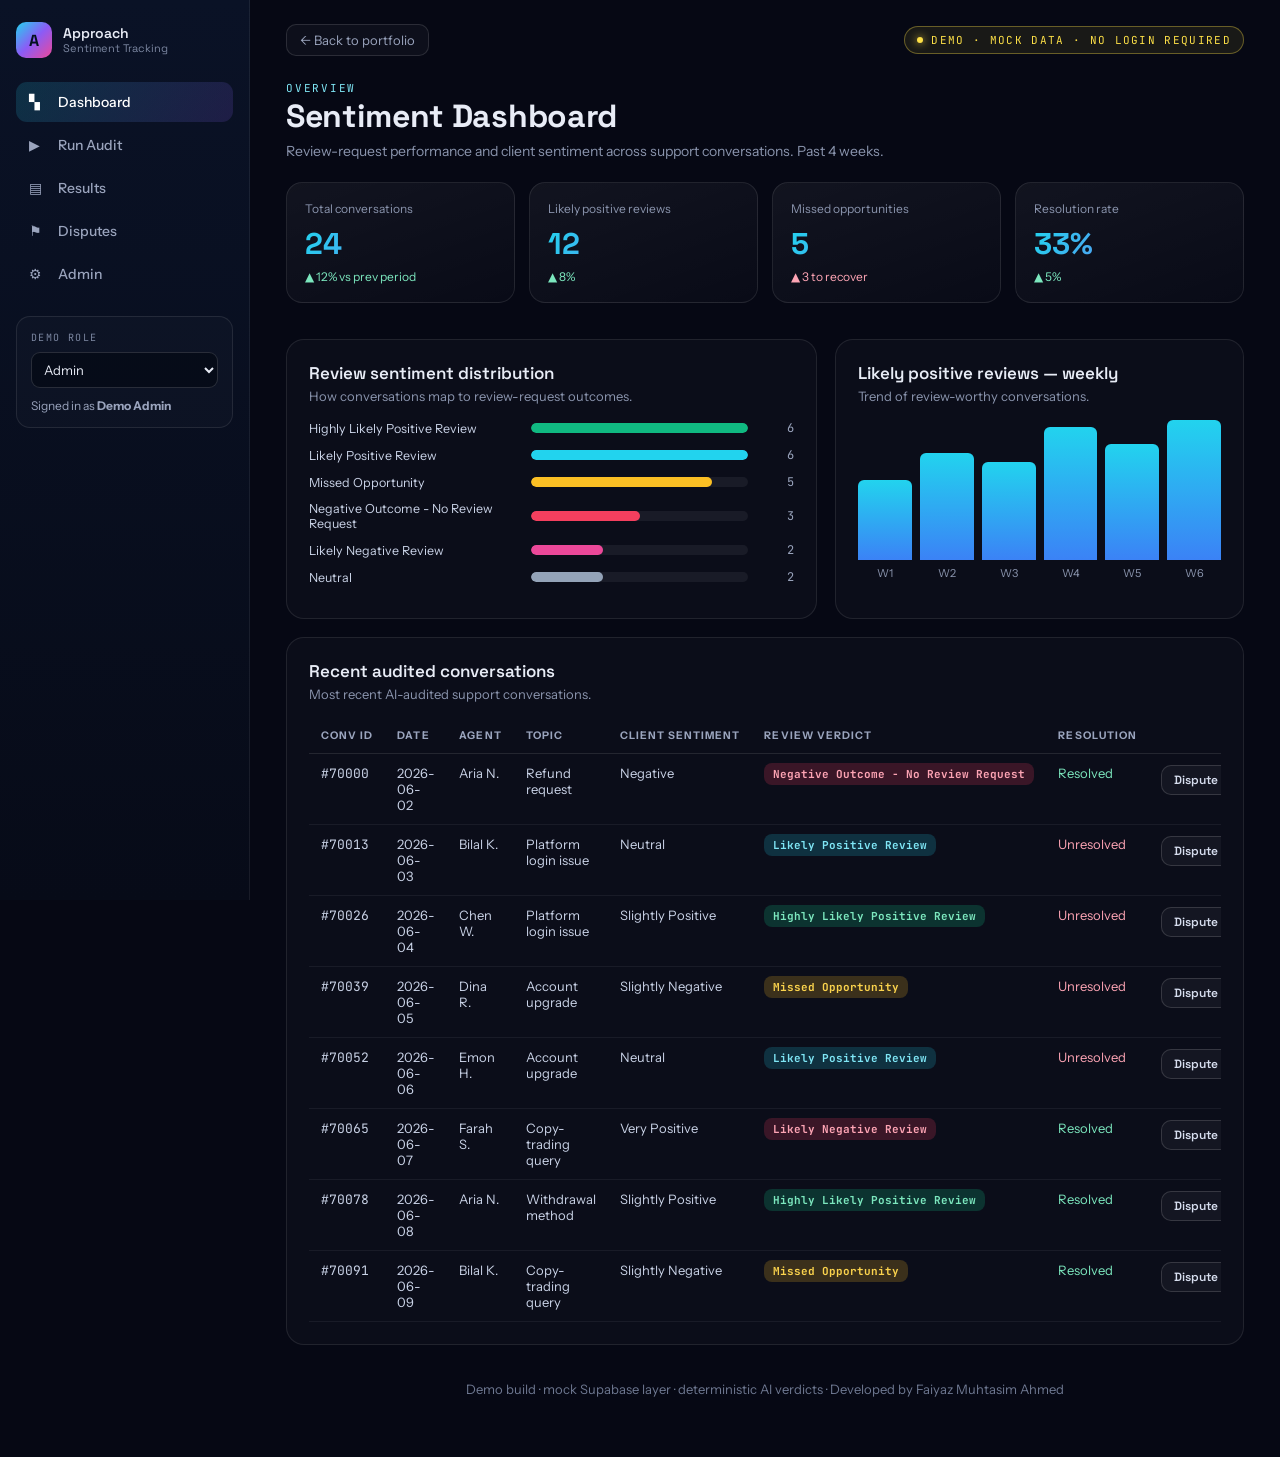
<file: demos/client-sentiment.html>
<!DOCTYPE html>
<html lang="en">
<head>
<meta charset="UTF-8">
<meta name="viewport" content="width=device-width, initial-scale=1.0">
<title>Approach & Client Sentiment Tracking Platform — Demo</title>
<link rel="preconnect" href="https://fonts.googleapis.com">
<link rel="preconnect" href="https://fonts.gstatic.com" crossorigin>
<link href="https://fonts.googleapis.com/css2?family=Space+Grotesk:wght@400;500;600;700&family=Instrument+Sans:wght@400;500;600&family=JetBrains+Mono:wght@400;500;600;700&display=swap" rel="stylesheet">
<style>
  *{box-sizing:border-box;margin:0;padding:0}
  body{font-family:'Instrument Sans',system-ui,sans-serif;color:#E8ECF6;background:#060814}
  a{color:inherit}
  .app{display:grid;grid-template-columns:250px 1fr;min-height:100vh}
  @media(max-width:860px){.app{grid-template-columns:1fr}.side{display:none}}
  .side{background:linear-gradient(180deg,#0a1226,#070b18);border-right:1px solid rgba(255,255,255,.07);padding:22px 16px;position:sticky;top:0;height:100vh;overflow:auto}
  .logo{display:flex;align-items:center;gap:11px;margin-bottom:24px}
  .logo .mk{width:36px;height:36px;border-radius:10px;background:linear-gradient(135deg,#22D3EE,#8B5CF6,#EC4899);display:grid;place-items:center;font-family:'Space Grotesk';font-weight:700;color:#04101f}
  .logo .nm{font-family:'Space Grotesk';font-weight:600;font-size:14px;line-height:1.2}
  .logo .nm small{display:block;color:#7B86A0;font-weight:400;font-size:11px}
  .navitem{display:flex;align-items:center;gap:11px;padding:11px 13px;border-radius:11px;cursor:pointer;color:#9AA4BD;font-size:14px;font-weight:500;margin-bottom:3px}
  .navitem:hover{background:rgba(255,255,255,.04);color:#fff}
  .navitem.on{background:linear-gradient(120deg,rgba(34,211,238,.16),rgba(139,92,246,.16));color:#fff}
  .navitem .ic{width:18px;height:18px;flex:0 0 auto}
  .navitem.locked{opacity:.35;cursor:not-allowed}
  .rolebox{margin-top:22px;padding:14px;border:1px solid rgba(255,255,255,.09);border-radius:14px;background:rgba(255,255,255,.02)}
  .rolebox .k{font-family:'JetBrains Mono',monospace;font-size:10px;letter-spacing:.14em;text-transform:uppercase;color:#7B86A0}
  .rolebox select{width:100%;margin-top:8px;background:rgba(3,7,18,.6);border:1px solid rgba(255,255,255,.14);border-radius:9px;color:#E8ECF6;padding:8px;font-family:inherit;font-size:13px}
  .rolebox .who{margin-top:10px;font-size:12px;color:#9AA4BD}
  .main{padding:24px clamp(16px,3vw,36px) 60px;overflow:auto}
  .topbar{display:flex;align-items:center;justify-content:space-between;gap:14px;flex-wrap:wrap;margin-bottom:20px}
  .demo-badge{display:inline-flex;align-items:center;gap:8px;font-family:'JetBrains Mono',monospace;font-size:11px;letter-spacing:.12em;text-transform:uppercase;color:#FDE047;padding:6px 12px;border:1px solid rgba(253,224,71,.35);background:rgba(253,224,71,.08);border-radius:999px}
  .demo-badge b{width:6px;height:6px;border-radius:50%;background:#FDE047;box-shadow:0 0 8px #FDE047}
  .back{text-decoration:none;font-size:13px;color:#9AA4BD;padding:7px 13px;border:1px solid rgba(255,255,255,.12);border-radius:10px;background:rgba(255,255,255,.03)}
  .back:hover{color:#fff}
  h1{font-family:'Space Grotesk';font-weight:700;font-size:clamp(22px,3.4vw,32px);letter-spacing:-.01em}
  .sub{color:#8A94AD;font-size:14px;margin-top:6px}
  .eyebrow{font-family:'JetBrains Mono',monospace;font-size:11px;letter-spacing:.16em;text-transform:uppercase;color:#7FE6F5}
  .kpis{display:grid;grid-template-columns:repeat(4,1fr);gap:14px;margin-top:22px}
  @media(max-width:860px){.kpis{grid-template-columns:1fr 1fr}}
  .kpi{border:1px solid rgba(255,255,255,.09);border-radius:16px;padding:18px;background:linear-gradient(160deg,rgba(255,255,255,.05),rgba(255,255,255,.015))}
  .kpi .k{font-size:12px;color:#8A94AD}
  .kpi .v{font-family:'Space Grotesk';font-weight:700;font-size:30px;margin-top:8px;background:linear-gradient(120deg,#22D3EE,#8B5CF6);-webkit-background-clip:text;background-clip:text;color:transparent}
  .kpi .d{font-size:12px;margin-top:6px}
  .up{color:#7CE7BE} .down{color:#FDA4B4}
  .panel{border:1px solid rgba(255,255,255,.09);border-radius:18px;padding:22px;background:rgba(255,255,255,.025);margin-top:18px}
  .panel h3{font-family:'Space Grotesk';font-weight:600;font-size:17px;margin-bottom:4px}
  .panel .pd{font-size:13px;color:#8A94AD;margin-bottom:16px}
  .two{display:grid;grid-template-columns:1.3fr 1fr;gap:18px;margin-top:18px}
  @media(max-width:860px){.two{grid-template-columns:1fr}}
  .bar{display:flex;align-items:center;gap:12px;margin-bottom:11px}
  .bar .lab{width:210px;font-size:12.5px;color:#C9D2E6;flex:0 0 auto}
  .bar .track{flex:1;height:10px;background:rgba(255,255,255,.06);border-radius:6px;overflow:hidden}
  .bar .fill{height:100%;border-radius:6px}
  .bar .num{width:34px;text-align:right;font-family:'JetBrains Mono',monospace;font-size:12px;color:#9AA4BD}
  .trend{display:flex;align-items:flex-end;gap:8px;height:160px;margin-top:8px}
  .trend .col{flex:1;display:flex;flex-direction:column;align-items:center;gap:6px;justify-content:flex-end;height:100%}
  .trend .bcol{width:100%;border-radius:6px 6px 0 0;background:linear-gradient(180deg,#22D3EE,#3B82F6)}
  .trend .cl{font-size:11px;color:#8A94AD}
  table{width:100%;border-collapse:collapse;font-size:13px}
  th{text-align:left;padding:11px 12px;font-size:10.5px;text-transform:uppercase;letter-spacing:.1em;color:#9AA4BD;border-bottom:1px solid rgba(255,255,255,.1);white-space:nowrap}
  td{padding:11px 12px;border-bottom:1px solid rgba(255,255,255,.06);color:#C9D2E6;vertical-align:top}
  tr:hover td{background:rgba(255,255,255,.02)}
  .tblwrap{overflow-x:auto}
  .pill{font-size:11px;font-weight:700;padding:4px 9px;border-radius:8px;font-family:'JetBrains Mono',monospace;white-space:nowrap}
  .s-vpos{background:rgba(16,185,129,.22);color:#7CE7BE}
  .s-pos{background:rgba(34,211,238,.18);color:#7FE6F5}
  .s-miss{background:rgba(251,191,36,.2);color:#FBD34D}
  .s-neg{background:rgba(244,63,94,.2);color:#FDA4B4}
  .s-neu{background:rgba(148,163,184,.2);color:#CBD5E1}
  .r-res{color:#7CE7BE} .r-pen{color:#FBD34D} .r-unr{color:#FDA4B4}
  .btn{cursor:pointer;font-family:'Space Grotesk';font-weight:600;font-size:13px;color:#04101f;padding:9px 16px;border:none;border-radius:10px;background:linear-gradient(120deg,#22D3EE,#3B82F6)}
  .btn:hover{filter:brightness(1.07)}
  .btn.ghost{background:rgba(255,255,255,.04);color:#D7DEEF;border:1px solid rgba(255,255,255,.14)}
  .btn.sm{padding:6px 12px;font-size:12px}
  select.fld,input.fld{background:rgba(3,7,18,.6);border:1px solid rgba(255,255,255,.14);border-radius:10px;color:#E8ECF6;padding:10px 12px;font-family:inherit;font-size:14px;outline:none}
  select.fld:focus,input.fld:focus{border-color:rgba(34,211,238,.5)}
  .verdict{border:1px solid rgba(139,92,246,.35);background:linear-gradient(150deg,rgba(139,92,246,.14),rgba(34,211,238,.05));border-radius:14px;padding:18px;margin-top:16px}
  .verdict .vh{display:flex;align-items:center;gap:10px;margin-bottom:10px}
  .verdict .lbl{font-family:'JetBrains Mono',monospace;font-size:11px;color:#C4B0FF;letter-spacing:.1em}
  .kv{display:grid;grid-template-columns:150px 1fr;gap:6px 14px;font-size:13.5px;margin-top:6px}
  .kv .kk{color:#8A94AD}
  .hide{display:none}
  .msg{font-family:'JetBrains Mono',monospace;font-size:12.5px;line-height:1.7;background:rgba(3,7,18,.5);border:1px solid rgba(255,255,255,.08);border-radius:12px;padding:14px;max-height:260px;overflow:auto;white-space:pre-wrap}
  .foot{margin-top:36px;text-align:center;color:#6E7891;font-size:13px}
  .toolrow{display:flex;gap:10px;flex-wrap:wrap;align-items:center;margin-bottom:14px}
  .adminnote{font-size:13px;color:#9AA4BD;line-height:1.6}
</style>
</head>
<body>
<div class="app">
  <aside class="side">
    <div class="logo"><div class="mk">A</div><div class="nm">Approach<small>Sentiment Tracking</small></div></div>
    <nav id="nav">
      <div class="navitem on" data-view="dashboard"><span class="ic">▚</span>Dashboard</div>
      <div class="navitem" data-view="run"><span class="ic">▶</span>Run Audit</div>
      <div class="navitem" data-view="results"><span class="ic">▤</span>Results</div>
      <div class="navitem" data-view="disputes"><span class="ic">⚑</span>Disputes</div>
      <div class="navitem" data-view="admin"><span class="ic">⚙</span>Admin</div>
    </nav>
    <div class="rolebox">
      <div class="k">Demo role</div>
      <select id="role"><option value="admin">Admin</option><option value="supervisor">Supervisor</option><option value="agent">Agent</option></select>
      <div class="who" id="who">Signed in as <b>Demo Admin</b></div>
    </div>
  </aside>

  <main class="main">
    <div class="topbar">
      <a class="back" href="../index.html#projects">← Back to portfolio</a>
      <span class="demo-badge"><b></b>Demo · mock data · no login required</span>
    </div>
    <div id="stage"></div>
    <p class="foot">Demo build · mock Supabase layer · deterministic AI verdicts · Developed by Faiyaz Muhtasim Ahmed</p>
  </main>
</div>

<script>
// ---------- Mock data ----------
const AGENTS=["Aria N.","Bilal K.","Chen W.","Dina R.","Emon H.","Farah S."];
const SENT=[
 {k:"Highly Likely Positive Review",c:"s-vpos"},
 {k:"Likely Positive Review",c:"s-pos"},
 {k:"Missed Opportunity",c:"s-miss"},
 {k:"Negative Outcome - No Review Request",c:"s-neg"},
 {k:"Likely Negative Review",c:"s-neg"},
 {k:"Neutral",c:"s-neu"}
];
const CLIENT_SENT=["Very Positive","Positive","Slightly Positive","Neutral","Slightly Negative","Negative"];
const RESO=[["Resolved","r-res"],["Pending","r-pen"],["Unresolved","r-unr"]];
const TOPICS=["Payout delay","KYC verification","Platform login issue","Refund request","Spread complaint","Account upgrade","Withdrawal method","Challenge rules","Deposit not credited","Copy-trading query"];

function pick(a,i){return a[i%a.length];}
const CONV=[];
const seed=[3,1,0,2,1,4,0,2,5,1,3,0,2,1,0,4,2,1,3,0,2,1,5,0];
for(let i=0;i<24;i++){
  const s=SENT[seed[i]%SENT.length];
  const reso=RESO[(seed[i]+i)%RESO.length];
  const cs=CLIENT_SENT[(seed[i]+2)%CLIENT_SENT.length];
  CONV.push({
    id:70000+i*13,
    agent:pick(AGENTS,i),
    topic:pick(TOPICS,i+seed[i]),
    sentiment:s.k, sc:s.c,
    client:cs,
    reso:reso[0], rc:reso[1],
    date:`2026-06-${String(2+(i%26)).padStart(2,'0')}`,
    audited:i<18
  });
}

// ---------- Deterministic "AI" verdict ----------
function generateVerdict(c){
  const positive=/Positive/.test(c.client);
  const missed=c.sentiment==="Missed Opportunity";
  let recommendation, reviewAsk, risk;
  if(missed){recommendation="Missed opportunity — the client was satisfied but no review was requested.";reviewAsk="Not requested";risk="Medium";}
  else if(positive){recommendation="Strong candidate — client sentiment is positive; a review request was appropriate.";reviewAsk="Requested at the right moment";risk="Low";}
  else {recommendation="Review request not advisable while the client remained unsatisfied.";reviewAsk="Correctly withheld";risk=c.reso==="Unresolved"?"High":"Medium";}
  const snippet=`"Thanks for sorting that out for me, ${c.topic.toLowerCase()} was stressing me out."`;
  return {recommendation,reviewAsk,risk,snippet,confidence:missed?72:positive?91:80};
}

// ---------- Views ----------
const stage=document.getElementById('stage');
let role="admin";

function kpiRow(){
  const total=CONV.length;
  const likelyPos=CONV.filter(c=>/Positive Review/.test(c.sentiment)).length;
  const missed=CONV.filter(c=>c.sentiment==="Missed Opportunity").length;
  const res=CONV.filter(c=>c.reso==="Resolved").length;
  const rate=Math.round(res/total*100);
  return `<div class="kpis">
    <div class="kpi"><div class="k">Total conversations</div><div class="v">${total}</div><div class="d up">▲ 12% vs prev period</div></div>
    <div class="kpi"><div class="k">Likely positive reviews</div><div class="v">${likelyPos}</div><div class="d up">▲ 8%</div></div>
    <div class="kpi"><div class="k">Missed opportunities</div><div class="v">${missed}</div><div class="d down">▲ 3 to recover</div></div>
    <div class="kpi"><div class="k">Resolution rate</div><div class="v">${rate}%</div><div class="d up">▲ 5%</div></div>
  </div>`;
}

function sentimentBars(){
  const colors={"Highly Likely Positive Review":"#10B981","Likely Positive Review":"#22D3EE","Missed Opportunity":"#FBBF24","Negative Outcome - No Review Request":"#F43F5E","Likely Negative Review":"#EC4899","Neutral":"#94A3B8"};
  const counts={}; SENT.forEach(s=>counts[s.k]=0);
  CONV.forEach(c=>counts[c.sentiment]=(counts[c.sentiment]||0)+1);
  const max=Math.max(...Object.values(counts));
  let h='';
  SENT.forEach(s=>{const n=counts[s.k]||0;h+=`<div class="bar"><div class="lab">${s.k}</div><div class="track"><div class="fill" style="width:${max?n/max*100:0}%;background:${colors[s.k]}"></div></div><div class="num">${n}</div></div>`;});
  return h;
}

function trend(){
  const weeks=["W1","W2","W3","W4","W5","W6"];
  const vals=[9,12,11,15,13,18];
  const max=Math.max(...vals);
  let h='<div class="trend">';
  weeks.forEach((w,i)=>{h+=`<div class="col"><div class="bcol" style="height:${vals[i]/max*100}%"></div><div class="cl">${w}</div></div>`;});
  return h+'</div>';
}

function sentPill(c){const s=SENT.find(x=>x.k===c.sentiment)||{c:"s-neu"};return `<span class="pill ${s.c}">${c.sentiment}</span>`;}

function resultsTable(rows){
  let h='<div class="tblwrap"><table><thead><tr><th>Conv ID</th><th>Date</th><th>Agent</th><th>Topic</th><th>Client sentiment</th><th>Review verdict</th><th>Resolution</th>'+(role!=='agent'?'<th></th>':'')+'</tr></thead><tbody>';
  rows.forEach(c=>{
    h+=`<tr><td style="font-family:'JetBrains Mono',monospace">#${c.id}</td><td>${c.date}</td><td>${c.agent}</td><td>${c.topic}</td><td>${c.client}</td><td>${sentPill(c)}</td><td class="${c.rc}">${c.reso}</td>`+
    (role!=='agent'?`<td><button class="btn ghost sm" onclick="openDispute(${c.id})">Dispute</button></td>`:'')+`</tr>`;
  });
  return h+'</tbody></table></div>';
}

function renderDashboard(){
  stage.innerHTML=`<span class="eyebrow">Overview</span><h1>Sentiment Dashboard</h1><p class="sub">Review-request performance and client sentiment across support conversations. Past 4 weeks.</p>
  ${kpiRow()}
  <div class="two">
    <div class="panel"><h3>Review sentiment distribution</h3><div class="pd">How conversations map to review-request outcomes.</div>${sentimentBars()}</div>
    <div class="panel"><h3>Likely positive reviews — weekly</h3><div class="pd">Trend of review-worthy conversations.</div>${trend()}</div>
  </div>
  <div class="panel"><h3>Recent audited conversations</h3><div class="pd">Most recent AI-audited support conversations.</div>${resultsTable(CONV.filter(c=>c.audited).slice(0,8))}</div>`;
}

function renderResults(){
  stage.innerHTML=`<span class="eyebrow">Stored results</span><h1>Audit Results</h1><p class="sub">Every conversation that has been audited, with its stored AI verdict. ${role==='agent'?'You are viewing your own results only.':'Filter, review, and dispute verdicts.'}</p>
  <div class="toolrow" style="margin-top:18px">
    <select class="fld" id="fAgent"><option value="">All agents</option>${AGENTS.map(a=>`<option>${a}</option>`).join('')}</select>
    <select class="fld" id="fSent"><option value="">All verdicts</option>${SENT.map(s=>`<option>${s.k}</option>`).join('')}</select>
  </div>
  <div class="panel" id="resPanel"></div>`;
  const draw=()=>{
    const a=document.getElementById('fAgent').value, s=document.getElementById('fSent').value;
    let rows=CONV.filter(c=>c.audited);
    if(role==='agent') rows=rows.filter(c=>c.agent===AGENTS[0]);
    if(a) rows=rows.filter(c=>c.agent===a);
    if(s) rows=rows.filter(c=>c.sentiment===s);
    document.getElementById('resPanel').innerHTML=`<h3>${rows.length} results</h3><div class="pd">Stored evidence-backed verdicts.</div>${resultsTable(rows)}`;
  };
  document.getElementById('fAgent').onchange=draw;
  document.getElementById('fSent').onchange=draw;
  draw();
}

function renderRun(){
  stage.innerHTML=`<span class="eyebrow">Workflow</span><h1>Run Audit</h1><p class="sub">Pick an unaudited conversation, preview it, and generate an AI verdict. In the live app this calls the model; here it runs a deterministic mock.</p>
  <div class="panel" style="margin-top:18px">
    <div class="toolrow">
      <select class="fld" id="convPick" style="min-width:280px"></select>
      <button class="btn" id="genBtn">Generate verdict</button>
    </div>
    <div class="two" style="grid-template-columns:1fr 1fr">
      <div><div class="lbl eyebrow" style="margin-bottom:8px">Conversation preview</div><div class="msg" id="preview"></div></div>
      <div id="verdictSlot"></div>
    </div>
  </div>`;
  const pool=CONV.filter(c=>!c.audited).concat(CONV.filter(c=>c.audited).slice(0,4));
  const sel=document.getElementById('convPick');
  sel.innerHTML=pool.map(c=>`<option value="${c.id}">#${c.id} · ${c.agent} · ${c.topic}</option>`).join('');
  const showPreview=()=>{
    const c=CONV.find(x=>x.id==sel.value);
    document.getElementById('preview').textContent=
`[Client] Hi, I have an issue with ${c.topic.toLowerCase()}.
[${c.agent}] Thanks for reaching out! Let me take a look at that for you right away.
[Client] Okay, thank you.
[${c.agent}] I've checked your account and applied the fix. You should see it updated shortly.
[Client] ${/Positive/.test(c.client)?"Amazing, that was so quick. Really appreciate the help!":"Alright. Let's see if it works this time."}
[${c.agent}] Happy to help! Is there anything else I can do for you today?`;
    document.getElementById('verdictSlot').innerHTML='';
  };
  sel.onchange=showPreview; showPreview();
  document.getElementById('genBtn').onclick=()=>{
    const c=CONV.find(x=>x.id==sel.value);
    const v=generateVerdict(c);
    document.getElementById('verdictSlot').innerHTML=`<div class="verdict">
      <div class="vh"><span class="lbl">AI VERDICT · ${v.confidence}% confidence</span></div>
      <div style="font-family:'Space Grotesk';font-weight:600;font-size:16px;margin-bottom:12px">${sentPill(c)}</div>
      <div class="kv">
        <div class="kk">Recommendation</div><div>${v.recommendation}</div>
        <div class="kk">Review request</div><div>${v.reviewAsk}</div>
        <div class="kk">Client sentiment</div><div>${c.client}</div>
        <div class="kk">Risk level</div><div>${v.risk}</div>
        <div class="kk">Calibration snippet</div><div>${v.snippet}</div>
      </div>
    </div>`;
    if(!c.audited){c.audited=true;}
  };
}

function renderDisputes(){
  if(role==='agent'){stage.innerHTML=`<span class="eyebrow">Restricted</span><h1>Disputes</h1><p class="sub">Agents can raise disputes from the Results page but cannot view the full disputes queue. Switch to Supervisor or Admin to see it.</p>`;return;}
  const disputed=CONV.filter((c,i)=>i%7===0).slice(0,4);
  stage.innerHTML=`<span class="eyebrow">Calibration</span><h1>Disputes Queue</h1><p class="sub">Verdicts flagged for human calibration, with the master verdict decision.</p>
  <div class="panel" style="margin-top:18px"><div class="tblwrap"><table><thead><tr><th>Conv ID</th><th>Agent</th><th>AI verdict</th><th>Raised by</th><th>Status</th>${role==='admin'?'<th>Master verdict</th>':''}</tr></thead><tbody>
  ${disputed.map((c,i)=>`<tr><td style="font-family:'JetBrains Mono',monospace">#${c.id}</td><td>${c.agent}</td><td>${sentPill(c)}</td><td>${pick(AGENTS,i+1)}</td><td class="${i===0?'r-pen':'r-res'}">${i===0?'Pending review':'Calibrated'}</td>${role==='admin'?`<td><button class="btn sm" onclick="alert('Master verdict saved (demo).')">Set verdict</button></td>`:''}</tr>`).join('')}
  </tbody></table></div></div>`;
}

function renderAdmin(){
  if(role!=='admin'){stage.innerHTML=`<span class="eyebrow">Restricted</span><h1>Admin</h1><p class="sub">Admin controls are only visible to Admin role. Switch the demo role to Admin (top-left) to explore agent mappings, prompt management, role grants, and the overview report.</p>`;return;}
  stage.innerHTML=`<span class="eyebrow">Configuration</span><h1>Admin Controls</h1><p class="sub">Manage agent mappings, prompts, role permissions, and generate the leadership overview report.</p>
  <div class="two" style="grid-template-columns:1fr 1fr;margin-top:18px">
    <div class="panel"><h3>Agent → team mapping</h3><div class="pd">Map Intercom admins to CX teams.</div>
      <div class="tblwrap"><table><thead><tr><th>Agent</th><th>Team</th><th>Status</th></tr></thead><tbody>
      ${AGENTS.map((a,i)=>`<tr><td>${a}</td><td>${['VE PSTF','Live Chat','PSTF','VE PSTF','Live Chat','PSTF'][i]}</td><td class="r-res">Mapped</td></tr>`).join('')}
      </tbody></table></div></div>
    <div class="panel"><h3>Role permissions</h3><div class="pd">Who can see and do what.</div>
      <div class="tblwrap"><table><thead><tr><th>Capability</th><th>Admin</th><th>Supervisor</th><th>Agent</th></tr></thead><tbody>
      ${[["View dashboard","✓","✓","own"],["Run audits","✓","✓","—"],["Dispute verdicts","✓","✓","own"],["Set master verdict","✓","—","—"],["Manage prompts","✓","—","—"]].map(r=>`<tr><td>${r[0]}</td><td class="r-res">${r[1]}</td><td class="${r[2]==='—'?'r-unr':'r-res'}">${r[2]}</td><td class="${r[3]==='—'?'r-unr':'r-pen'}">${r[3]}</td></tr>`).join('')}
      </tbody></table></div></div>
  </div>
  <div class="panel"><h3>Prompt management</h3><div class="pd">The system prompt driving verdict generation (editable in the live app).</div>
    <div class="msg">You are a QA analyst for a client-experience team. Given a support conversation, classify the review-request outcome (Highly Likely Positive Review, Likely Positive Review, Missed Opportunity, Negative Outcome, Likely Negative Review, Neutral), judge whether a review was requested at the right moment, assess client sentiment and resolution, and extract one calibration snippet as evidence. Return structured JSON.</div>
  </div>
  <div class="panel"><h3>Leadership overview report</h3><div class="pd">Generate a period summary for leadership.</div>
    <button class="btn" id="repBtn">Generate report</button>
    <div id="repOut" style="margin-top:14px"></div>
  </div>`;
  document.getElementById('repBtn').onclick=()=>{
    const total=CONV.length, missed=CONV.filter(c=>c.sentiment==="Missed Opportunity").length, pos=CONV.filter(c=>/Positive Review/.test(c.sentiment)).length;
    document.getElementById('repOut').innerHTML=`<div class="verdict"><div class="vh"><span class="lbl">OVERVIEW · PAST 4 WEEKS</span></div>
    <div class="kv"><div class="kk">Conversations audited</div><div>${CONV.filter(c=>c.audited).length} of ${total}</div>
    <div class="kk">Review-worthy</div><div>${pos} conversations (${Math.round(pos/total*100)}%)</div>
    <div class="kk">Missed opportunities</div><div>${missed} — coaching opportunity for review-ask timing</div>
    <div class="kk">Top strength</div><div>Fast resolution on payout & KYC topics</div>
    <div class="kk">Recommended focus</div><div>Prompt agents to ask for a review after a confirmed positive resolution</div></div></div>`;
  };
}

const VIEWS={dashboard:renderDashboard,run:renderRun,results:renderResults,disputes:renderDisputes,admin:renderAdmin};
function go(v){document.querySelectorAll('.navitem').forEach(n=>n.classList.toggle('on',n.dataset.view===v));(VIEWS[v]||renderDashboard)();}
document.querySelectorAll('.navitem').forEach(n=>n.addEventListener('click',()=>{if(!n.classList.contains('locked'))go(n.dataset.view);}));

function applyRole(){
  const names={admin:"Demo Admin",supervisor:"Demo Supervisor",agent:AGENTS[0]};
  document.getElementById('who').innerHTML=`Signed in as <b>${names[role]}</b>`;
  const adminItem=document.querySelector('.navitem[data-view="admin"]');
  adminItem.classList.toggle('locked',role!=='admin');
  const runItem=document.querySelector('.navitem[data-view="run"]');
  runItem.classList.toggle('locked',role==='agent');
}
document.getElementById('role').addEventListener('change',e=>{role=e.target.value;applyRole();const cur=document.querySelector('.navitem.on').dataset.view;go(cur);});

// expose for inline handlers
window.openDispute=(id)=>alert('Dispute raised for #'+id+' (demo). It would appear in the Disputes queue for calibration.');

applyRole();
renderDashboard();
</script>
</body>
</html>
</file>
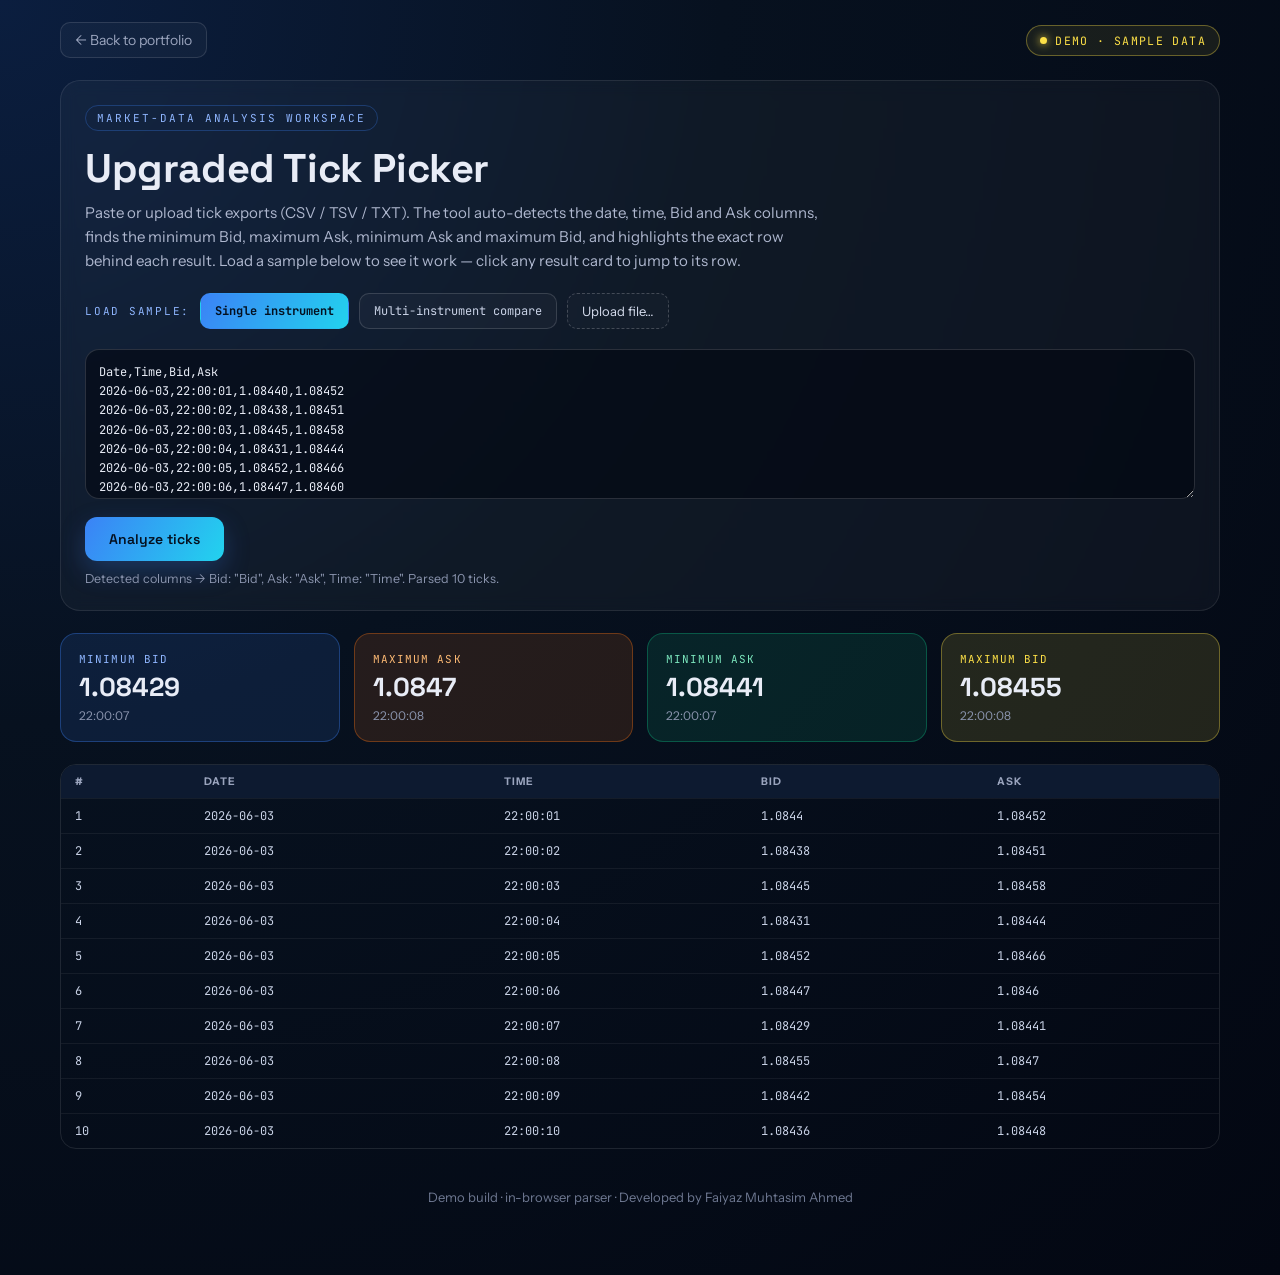
<file: demos/upgraded-tick-picker.html>
<!DOCTYPE html>
<html lang="en">
<head>
<meta charset="UTF-8">
<meta name="viewport" content="width=device-width, initial-scale=1.0">
<title>Upgraded Tick Picker — Demo</title>
<link rel="preconnect" href="https://fonts.googleapis.com">
<link rel="preconnect" href="https://fonts.gstatic.com" crossorigin>
<link href="https://fonts.googleapis.com/css2?family=Space+Grotesk:wght@400;500;600;700&family=Instrument+Sans:wght@400;500;600&family=JetBrains+Mono:wght@400;500;600;700&display=swap" rel="stylesheet">
<style>
  *{box-sizing:border-box;margin:0;padding:0}
  body{font-family:'Instrument Sans',system-ui,sans-serif;color:#E8ECF6;background:radial-gradient(circle at top left,#0b1e3f 0,#07111f 40%,#030712 100%);min-height:100vh}
  a{color:inherit}
  .wrap{max-width:1240px;margin:0 auto;padding:22px clamp(16px,4vw,40px) 70px}
  .topbar{display:flex;align-items:center;justify-content:space-between;gap:16px;flex-wrap:wrap;margin-bottom:22px}
  .back{display:inline-flex;align-items:center;gap:8px;text-decoration:none;font-size:14px;color:#9AA4BD;padding:8px 14px;border:1px solid rgba(255,255,255,.12);border-radius:10px;background:rgba(255,255,255,.03)}
  .back:hover{color:#fff;border-color:rgba(59,130,246,.4)}
  .demo-badge{display:inline-flex;align-items:center;gap:8px;font-family:'JetBrains Mono',monospace;font-size:11.5px;letter-spacing:.12em;text-transform:uppercase;color:#FDE047;padding:7px 13px;border:1px solid rgba(253,224,71,.35);background:rgba(253,224,71,.08);border-radius:999px}
  .demo-badge b{width:7px;height:7px;border-radius:50%;background:#FDE047;box-shadow:0 0 8px #FDE047}
  .card{background:rgba(255,255,255,.035);border:1px solid rgba(255,255,255,.09);border-radius:20px;padding:24px;backdrop-filter:blur(8px)}
  .brand{display:inline-block;font-family:'JetBrains Mono',monospace;font-size:11px;letter-spacing:.18em;text-transform:uppercase;color:#8FB6FF;padding:5px 11px;border:1px solid rgba(59,130,246,.3);border-radius:999px}
  h1{font-family:'Space Grotesk';font-weight:700;font-size:clamp(24px,4vw,40px);letter-spacing:-.01em;margin:16px 0 10px;line-height:1.1}
  .lede{color:#AEB7CE;font-size:15px;line-height:1.6;max-width:74ch}
  .eyebrow{font-family:'JetBrains Mono',monospace;font-size:11px;letter-spacing:.16em;text-transform:uppercase;color:#8FB6FF}
  .controls{display:flex;gap:10px;flex-wrap:wrap;align-items:center;margin:20px 0}
  .chip{cursor:pointer;font-family:'JetBrains Mono',monospace;font-size:12px;padding:9px 14px;border-radius:10px;border:1px solid rgba(255,255,255,.14);background:rgba(255,255,255,.03);color:#C9D2E6}
  .chip:hover{border-color:rgba(59,130,246,.45);color:#fff}
  .chip.on{background:linear-gradient(120deg,#3B82F6,#22D3EE);color:#04101f;border-color:transparent;font-weight:700}
  .filebtn{cursor:pointer;font-size:13px;color:#D7DEEF;padding:9px 14px;border:1px dashed rgba(255,255,255,.2);border-radius:10px;background:rgba(255,255,255,.02)}
  textarea{width:100%;min-height:150px;background:rgba(3,7,18,.6);border:1px solid rgba(255,255,255,.14);border-radius:14px;color:#E8ECF6;padding:13px;font-family:'JetBrains Mono',monospace;font-size:12px;line-height:1.6;resize:vertical;outline:none}
  textarea:focus{border-color:rgba(59,130,246,.5)}
  .run{cursor:pointer;font-family:'Space Grotesk';font-weight:600;font-size:14px;color:#04101f;padding:13px 24px;border:none;border-radius:12px;background:linear-gradient(120deg,#3B82F6,#22D3EE);box-shadow:0 10px 26px rgba(59,130,246,.25);margin-top:14px}
  .run:hover{filter:brightness(1.07)}
  .cards{display:grid;grid-template-columns:repeat(4,1fr);gap:14px;margin-top:22px}
  @media(max-width:820px){.cards{grid-template-columns:1fr 1fr}}
  .rcard{border-radius:16px;padding:18px;border:1px solid rgba(255,255,255,.1);cursor:pointer;transition:transform .2s,border-color .2s}
  .rcard:hover{transform:translateY(-3px)}
  .rcard .lbl{font-size:11px;text-transform:uppercase;letter-spacing:.1em;font-family:'JetBrains Mono',monospace}
  .rcard .val{font-family:'Space Grotesk';font-weight:700;font-size:26px;margin-top:8px;line-height:1}
  .rcard .meta{font-size:12px;color:#8A94AD;margin-top:8px}
  .blue{background:rgba(59,130,246,.12);border-color:rgba(59,130,246,.35)} .blue .lbl{color:#8FB6FF}
  .orange{background:rgba(249,115,22,.12);border-color:rgba(249,115,22,.35)} .orange .lbl{color:#FDBA74}
  .green{background:rgba(16,185,129,.12);border-color:rgba(16,185,129,.35)} .green .lbl{color:#7CE7BE}
  .yellow{background:rgba(253,224,71,.12);border-color:rgba(253,224,71,.35)} .yellow .lbl{color:#FDE047}
  .tblwrap{overflow:auto;max-height:440px;border:1px solid rgba(255,255,255,.1);border-radius:16px;margin-top:22px}
  table{width:100%;border-collapse:collapse;font-size:13px}
  th{position:sticky;top:0;background:#0d1a30;text-align:left;padding:10px 14px;font-size:10.5px;text-transform:uppercase;letter-spacing:.1em;color:#9AA4BD;white-space:nowrap}
  td{padding:9px 14px;border-top:1px solid rgba(255,255,255,.06);color:#C9D2E6;white-space:nowrap;font-family:'JetBrains Mono',monospace;font-size:12px}
  tr.hl-blue td{background:rgba(59,130,246,.22)} tr.hl-orange td{background:rgba(249,115,22,.22)}
  tr.hl-green td{background:rgba(16,185,129,.2)} tr.hl-yellow td{background:rgba(253,224,71,.16)}
  .instrument-head{font-family:'Space Grotesk';font-weight:600;font-size:16px;margin:24px 0 4px;display:flex;align-items:center;gap:10px}
  .tag{font-family:'JetBrains Mono',monospace;font-size:11px;color:#8A94AD;background:rgba(255,255,255,.05);padding:3px 9px;border-radius:7px}
  .foot{margin-top:40px;text-align:center;color:#6E7891;font-size:13px}
  .note{font-size:12.5px;color:#8A94AD;margin-top:10px}
</style>
</head>
<body>
<div class="wrap">
  <div class="topbar">
    <a class="back" href="../index.html#projects">← Back to portfolio</a>
    <span class="demo-badge"><b></b>Demo · sample data</span>
  </div>

  <header class="card">
    <span class="brand">Market-data analysis workspace</span>
    <h1>Upgraded Tick Picker</h1>
    <p class="lede">Paste or upload tick exports (CSV / TSV / TXT). The tool auto-detects the date, time, Bid and Ask columns, finds the minimum Bid, maximum Ask, minimum Ask and maximum Bid, and highlights the exact row behind each result. Load a sample below to see it work — click any result card to jump to its row.</p>
    <div class="controls">
      <span class="eyebrow" style="align-self:center">Load sample:</span>
      <button class="chip on" data-sample="single">Single instrument</button>
      <button class="chip" data-sample="multi">Multi-instrument compare</button>
      <label class="filebtn">Upload file…<input type="file" id="file" accept=".csv,.tsv,.txt,.log" style="display:none"></label>
    </div>
    <textarea id="input" spellcheck="false"></textarea>
    <button class="run" id="runBtn">Analyze ticks</button>
    <p class="note" id="note"></p>
  </header>

  <div id="output"></div>

  <p class="foot">Demo build · in-browser parser · Developed by Faiyaz Muhtasim Ahmed</p>
</div>

<script>
const SAMPLES = {
single:`Date,Time,Bid,Ask
2026-06-03,22:00:01,1.08440,1.08452
2026-06-03,22:00:02,1.08438,1.08451
2026-06-03,22:00:03,1.08445,1.08458
2026-06-03,22:00:04,1.08431,1.08444
2026-06-03,22:00:05,1.08452,1.08466
2026-06-03,22:00:06,1.08447,1.08460
2026-06-03,22:00:07,1.08429,1.08441
2026-06-03,22:00:08,1.08455,1.08470
2026-06-03,22:00:09,1.08442,1.08454
2026-06-03,22:00:10,1.08436,1.08448`,
multi:`Symbol,Date,Time,Bid,Ask
XAUUSD,2026-06-03,22:00:01,4449.10,4449.42
XAUUSD,2026-06-03,22:00:02,4448.85,4449.18
XAUUSD,2026-06-03,22:00:03,4450.02,4450.35
XAUUSD,2026-06-03,22:00:04,4447.60,4447.95
XAUUSD,2026-06-03,22:00:05,4451.15,4451.55
EURUSD,2026-06-03,22:00:01,1.08440,1.08452
EURUSD,2026-06-03,22:00:02,1.08431,1.08444
EURUSD,2026-06-03,22:00:03,1.08455,1.08470
EURUSD,2026-06-03,22:00:04,1.08429,1.08441
EURUSD,2026-06-03,22:00:05,1.08447,1.08460`
};

const RESULTS=[
  {key:'minBid',label:'Minimum Bid',field:'bid',cmp:'min',cls:'blue',hl:'hl-blue'},
  {key:'maxAsk',label:'Maximum Ask',field:'ask',cmp:'max',cls:'orange',hl:'hl-orange'},
  {key:'minAsk',label:'Minimum Ask',field:'ask',cmp:'min',cls:'green',hl:'hl-green'},
  {key:'maxBid',label:'Maximum Bid',field:'bid',cmp:'max',cls:'yellow',hl:'hl-yellow'}
];

function detectDelim(line){ if(line.indexOf('\t')>-1)return '\t'; if(line.indexOf(';')>-1)return ';'; return ','; }
function norm(s){return String(s||'').toLowerCase().replace(/[^a-z0-9]/g,'');}
function parseNum(v){const m=String(v).replace(/[^0-9.\-]/g,'').match(/-?\d+(?:\.\d+)?/);return m?Number(m[0]):null;}

function parse(text){
  const lines=text.split(/\r?\n/).map(l=>l.trim()).filter(Boolean);
  if(!lines.length) return {err:'No data found.'};
  const delim=detectDelim(lines[0]);
  const header=lines[0].split(delim).map(h=>h.trim());
  const H=header.map(norm);
  const idx=(names)=>{for(const n of names){const i=H.indexOf(n);if(i>-1)return i;}return -1;};
  const iSym=idx(['symbol','instrument','pair','ticker']);
  const iDate=idx(['date','day']);
  const iTime=idx(['time','timestamp','datetime']);
  const iBid=idx(['bid','bidprice','minbid','bidclose']);
  const iAsk=idx(['ask','askprice','offer','askclose']);
  if(iBid<0||iAsk<0) return {err:'Could not auto-detect Bid and Ask columns. Make sure your header row includes "Bid" and "Ask".'};
  const rows=[];
  for(let i=1;i<lines.length;i++){
    const c=lines[i].split(delim);
    const bid=parseNum(c[iBid]), ask=parseNum(c[iAsk]);
    if(bid===null||ask===null) continue;
    rows.push({sym:iSym>-1?String(c[iSym]).trim():'(all)',date:iDate>-1?c[iDate]:'',time:iTime>-1?c[iTime]:'',bid,ask,raw:c});
  }
  return {rows,cols:{iSym,iDate,iTime,iBid,iAsk},detected:{date:iDate>-1?header[iDate]:null,time:iTime>-1?header[iTime]:null,bid:header[iBid],ask:header[iAsk],sym:iSym>-1?header[iSym]:null}};
}

function fmt(n){return n.toFixed(String(n).includes('.')?Math.min(5,(String(n).split('.')[1]||'').length):2);}

function analyze(){
  const out=document.getElementById('output'); out.innerHTML='';
  const res=parse(document.getElementById('input').value);
  if(res.err){document.getElementById('note').textContent=res.err;return;}
  const d=res.detected;
  document.getElementById('note').textContent=`Detected columns → Bid: "${d.bid}", Ask: "${d.ask}"${d.time?`, Time: "${d.time}"`:''}${d.sym?`, Symbol: "${d.sym}"`:''}. Parsed ${res.rows.length} ticks.`;
  const groups={};
  res.rows.forEach(r=>{(groups[r.sym]=groups[r.sym]||[]).push(r);});
  Object.keys(groups).forEach(sym=>{
    const rows=groups[sym];
    const picks={};
    RESULTS.forEach(R=>{
      let best=rows[0],bi=0;
      rows.forEach((r,i)=>{ if((R.cmp==='min'&&r[R.field]<best[R.field])||(R.cmp==='max'&&r[R.field]>best[R.field])){best=r;bi=i;} });
      picks[R.key]={row:best,index:bi};
    });
    const wrap=document.createElement('div');
    if(sym!=='(all)'){wrap.innerHTML=`<div class="instrument-head">${sym} <span class="tag">${rows.length} ticks</span></div>`;}
    const cardGrid=document.createElement('div'); cardGrid.className='cards';
    const tblId='tbl-'+sym.replace(/\W/g,'');
    RESULTS.forEach(R=>{
      const p=picks[R.key];
      const c=document.createElement('div'); c.className='rcard '+R.cls;
      c.innerHTML=`<div class="lbl">${R.label}</div><div class="val">${fmt(p.row[R.field])}</div><div class="meta">${p.row.time||p.row.date||('row '+(p.index+1))}</div>`;
      c.addEventListener('click',()=>{
        const tbl=document.getElementById(tblId);
        tbl.querySelectorAll('tr').forEach(tr=>tr.className='');
        const tr=tbl.querySelectorAll('tbody tr')[p.index];
        if(tr){tr.className=R.hl;tr.scrollIntoView({block:'center',behavior:'smooth'});}
      });
      cardGrid.appendChild(c);
    });
    wrap.appendChild(cardGrid);
    const tw=document.createElement('div'); tw.className='tblwrap';
    let html=`<table id="${tblId}"><thead><tr><th>#</th>${d.date?'<th>Date</th>':''}${d.time?'<th>Time</th>':''}<th>Bid</th><th>Ask</th></tr></thead><tbody>`;
    rows.forEach((r,i)=>{html+=`<tr><td>${i+1}</td>${d.date?`<td>${r.date}</td>`:''}${d.time?`<td>${r.time}</td>`:''}<td>${fmt(r.bid)}</td><td>${fmt(r.ask)}</td></tr>`;});
    html+='</tbody></table>'; tw.innerHTML=html; wrap.appendChild(tw);
    out.appendChild(wrap);
  });
}

function loadSample(k){document.getElementById('input').value=SAMPLES[k];document.querySelectorAll('.chip').forEach(c=>c.classList.toggle('on',c.dataset.sample===k));analyze();}
document.querySelectorAll('.chip').forEach(c=>c.addEventListener('click',()=>loadSample(c.dataset.sample)));
document.getElementById('runBtn').addEventListener('click',analyze);
document.getElementById('file').addEventListener('change',e=>{const f=e.target.files[0];if(!f)return;const r=new FileReader();r.onload=()=>{document.getElementById('input').value=r.result;document.querySelectorAll('.chip').forEach(c=>c.classList.remove('on'));analyze();};r.readAsText(f);});
loadSample('single');
</script>
</body>
</html>
</file>
<file: demos/ultimate-trade-calculator/styles.css>
/* ============================================================
   DESIGN TOKENS â€” LIGHT MODE (default)
   ============================================================ */
:root {
  --page:        #F5F4F0;
  --surface:     #FFFFFF;
  --surface-2:   #F0EEE9;
  --surface-3:   #E8E6E0;
  --border:      #DDDBD5;
  --border-mid:  #C8C5BE;
  --border-strong: #A8A5A0;

  --text-1:      #111110;
  --text-2:      #444340;
  --text-3:      #888580;
  --text-4:      #B8B5B0;

  --accent:      #1D4ED8;
  --accent-light:#EEF2FF;
  --accent-mid:  #BFCEF8;
  --accent-text: #1E3A8A;

  --positive:    #15803D;
  --positive-bg: #F0FDF4;
  --negative:    #B91C1C;
  --negative-bg: #FEF2F2;

  --shadow-sm:   0 1px 3px rgba(0,0,0,0.08), 0 1px 2px rgba(0,0,0,0.04);
  --shadow-md:   0 4px 12px rgba(0,0,0,0.08), 0 2px 4px rgba(0,0,0,0.04);
  --shadow-lg:   0 12px 32px rgba(0,0,0,0.10), 0 4px 8px rgba(0,0,0,0.04);

  --radius-card: 16px;
  --radius-input:10px;
  --radius-pill: 999px;

  --font-body:   "DM Sans", "Inter", Arial, sans-serif;
  --font-display:"DM Serif Display", Georgia, serif;
  --font-mono:   "JetBrains Mono", "Fira Mono", monospace;

  --transition:  0.18s ease;
}

/* ============================================================
   DARK MODE TOKENS
   ============================================================ */
[data-theme="dark"] {
  --page:        #111110;
  --surface:     #1C1C1A;
  --surface-2:   #242422;
  --surface-3:   #2C2C29;
  --border:      #333330;
  --border-mid:  #444440;
  --border-strong:#666660;

  --text-1:      #F2F0EC;
  --text-2:      #B8B5B0;
  --text-3:      #777470;
  --text-4:      #444340;

  --accent:      #3B82F6;
  --accent-light:#1E2A4A;
  --accent-mid:  #2A3F7A;
  --accent-text: #93B4FA;

  --positive:    #4ADE80;
  --positive-bg: #0A1F0F;
  --negative:    #F87171;
  --negative-bg: #1F0A0A;

  --shadow-sm:   0 1px 3px rgba(0,0,0,0.30), 0 1px 2px rgba(0,0,0,0.20);
  --shadow-md:   0 4px 12px rgba(0,0,0,0.40), 0 2px 4px rgba(0,0,0,0.20);
  --shadow-lg:   0 12px 32px rgba(0,0,0,0.50), 0 4px 8px rgba(0,0,0,0.20);
}

/* ============================================================
   BASE
   ============================================================ */
*, *::before, *::after { box-sizing: border-box; }

html {
  scroll-behavior: smooth;
  background: var(--page);
}

body {
  margin: 0;
  min-height: 100vh;
  font-family: var(--font-body);
  font-size: 15px;
  line-height: 1.6;
  color: var(--text-1);
  background: var(--page);
  -webkit-font-smoothing: antialiased;
  overflow-x: hidden;
  transition: background var(--transition), color var(--transition);
}

/* ============================================================
   LAYOUT
   ============================================================ */
.app-container {
  width: min(1160px, calc(100% - 40px));
  margin: 0 auto;
  padding: 48px 0 80px;
}

/* ============================================================
   TOPBAR â€” theme toggle lives here
   ============================================================ */
.topbar {
  display: flex;
  align-items: center;
  justify-content: space-between;
  margin-bottom: 56px;
  padding-bottom: 20px;
  border-bottom: 1px solid var(--border);
}

.topbar-brand {
  display: flex;
  align-items: center;
  gap: 10px;
  font-size: 13px;
  font-weight: 700;
  color: var(--text-3);
  letter-spacing: 0.06em;
  text-transform: uppercase;
}

.topbar-brand-dot {
  width: 8px;
  height: 8px;
  border-radius: 50%;
  background: var(--accent);
}

.topbar-actions {
  display: flex;
  align-items: center;
  gap: 12px;
}

.portfolio-back {
  color: var(--text-secondary);
  font-size: 0.86rem;
  font-weight: 600;
  text-decoration: none;
  transition: color 0.2s ease;
}

.portfolio-back:hover,
.portfolio-back:focus-visible {
  color: var(--accent);
}

@media (max-width: 640px) {
  .topbar {
    align-items: flex-start;
    gap: 14px;
  }

  .topbar-actions {
    align-items: flex-end;
    flex-direction: column-reverse;
  }
}

/* Dark mode toggle button */
.theme-toggle {
  display: flex;
  align-items: center;
  gap: 8px;
  padding: 8px 14px;
  border-radius: var(--radius-pill);
  border: 1px solid var(--border-mid);
  background: var(--surface);
  color: var(--text-2);
  font-family: var(--font-body);
  font-size: 13px;
  font-weight: 600;
  cursor: pointer;
  transition: border-color var(--transition), background var(--transition), color var(--transition), box-shadow var(--transition);
  box-shadow: var(--shadow-sm);
}

.theme-toggle:hover {
  border-color: var(--border-strong);
  color: var(--text-1);
  box-shadow: var(--shadow-md);
}

.theme-toggle-icon {
  width: 16px;
  height: 16px;
  display: flex;
  align-items: center;
  justify-content: center;
  flex-shrink: 0;
}

.theme-toggle-icon svg {
  width: 15px;
  height: 15px;
  stroke: currentColor;
  stroke-width: 2;
  stroke-linecap: round;
  stroke-linejoin: round;
  fill: none;
}

/* Show/hide sun vs moon */
.icon-sun  { display: none; }
.icon-moon { display: block; }
[data-theme="dark"] .icon-sun  { display: block; }
[data-theme="dark"] .icon-moon { display: none; }

/* ============================================================
   HERO
   ============================================================ */
.hero-block {
  margin-bottom: 64px;
}

.hero-eyebrow {
  display: inline-block;
  margin-bottom: 20px;
  font-size: 12px;
  font-weight: 700;
  letter-spacing: 0.12em;
  text-transform: uppercase;
  color: var(--accent);
}

.hero-title {
  margin: 0 0 20px;
  font-family: var(--font-display);
  font-size: clamp(40px, 5.5vw, 72px);
  line-height: 1.05;
  letter-spacing: -0.02em;
  font-weight: 400;
  color: var(--text-1);
  max-width: 700px;
}

.hero-title em {
  font-style: italic;
  color: var(--text-3);
}

.hero-subtitle {
  margin: 0;
  max-width: 520px;
  font-size: 16px;
  line-height: 1.75;
  color: var(--text-2);
  font-weight: 400;
}

/* ============================================================
   CALCULATOR CHOOSER
   ============================================================ */
.calculator-guide {
  margin-bottom: 48px;
}

.guide-label {
  font-size: 11px;
  font-weight: 700;
  letter-spacing: 0.12em;
  text-transform: uppercase;
  color: var(--text-3);
  margin-bottom: 16px;
}

.calculator-grid {
  display: grid;
  grid-template-columns: repeat(4, minmax(0, 1fr));
  gap: 12px;
}

.calculator-card {
  appearance: none;
  border: 1px solid var(--border);
  background: var(--surface);
  color: var(--text-1);
  border-radius: var(--radius-card);
  padding: 22px 20px 18px;
  cursor: pointer;
  text-align: left;
  display: flex;
  flex-direction: column;
  gap: 8px;
  position: relative;
  box-shadow: var(--shadow-sm);
  transition: border-color var(--transition), box-shadow var(--transition), transform var(--transition), background var(--transition);
}

.calculator-card:hover {
  border-color: var(--border-mid);
  box-shadow: var(--shadow-md);
  transform: translateY(-2px);
}

.calculator-card.active {
  border-color: var(--accent);
  background: var(--accent-light);
  box-shadow: var(--shadow-md);
}

/* Accent line at top of active card */
.calculator-card.active::before {
  content: "";
  position: absolute;
  inset: 0 0 auto;
  height: 2px;
  background: var(--accent);
  border-radius: var(--radius-card) var(--radius-card) 0 0;
}

.calculator-card-label {
  font-size: 11px;
  font-weight: 700;
  letter-spacing: 0.10em;
  text-transform: uppercase;
  color: var(--text-3);
}

.calculator-card.active .calculator-card-label {
  color: var(--accent-text);
}

.calculator-card-title {
  font-size: 17px;
  font-weight: 700;
  color: var(--text-1);
  line-height: 1.2;
  letter-spacing: -0.02em;
}

.calculator-card-text {
  font-size: 13px;
  color: var(--text-2);
  line-height: 1.55;
  font-weight: 400;
}

.calculator-card-cta {
  margin-top: 6px;
  font-size: 12px;
  font-weight: 700;
  color: var(--accent);
  letter-spacing: 0.02em;
  display: flex;
  align-items: center;
  gap: 4px;
  opacity: 0;
  transform: translateX(-4px);
  transition: opacity var(--transition), transform var(--transition);
}

.calculator-card:hover .calculator-card-cta,
.calculator-card.active .calculator-card-cta {
  opacity: 1;
  transform: translateX(0);
}

/* ============================================================
   STICKY TAB NAV
   ============================================================ */
.tool-nav-wrap {
  position: sticky;
  top: 0;
  z-index: 80;
  background: var(--page);
  border-bottom: 1px solid var(--border);
  margin-bottom: 48px;
  padding: 0;
  transition: background var(--transition);
}

/* Subtle shadow when scrolled â€” added via JS class */
.tool-nav-wrap.is-stuck {
  box-shadow: var(--shadow-md);
}

.tabs {
  display: flex;
  gap: 0;
}

.tab {
  appearance: none;
  background: transparent;
  border: none;
  border-bottom: 2px solid transparent;
  color: var(--text-3);
  font-family: var(--font-body);
  font-size: 14px;
  font-weight: 600;
  padding: 18px 24px 16px;
  cursor: pointer;
  display: flex;
  align-items: center;
  gap: 8px;
  position: relative;
  white-space: nowrap;
  transition: color var(--transition), border-color var(--transition);
  margin-bottom: -1px; /* sit on top of the border */
}

.tab:hover {
  color: var(--text-1);
}

.tab.active {
  color: var(--accent);
  border-bottom-color: var(--accent);
  font-weight: 700;
}

.tab-icon {
  width: 18px;
  height: 18px;
  display: flex;
  align-items: center;
  justify-content: center;
  flex-shrink: 0;
}

.tab-icon svg {
  width: 15px;
  height: 15px;
  stroke: currentColor;
  stroke-width: 2;
  stroke-linecap: round;
  stroke-linejoin: round;
  fill: none;
}

/* Hide descriptive text on smaller screens */
.tab-step { display: none; }

.tab-text {
  display: flex;
  flex-direction: column;
  gap: 0;
}

.tab-label {
  display: block;
  font-size: 14px;
  line-height: 1.2;
}

.tab-desc {
  display: none; /* clean, minimal â€” show only label */
}

/* ============================================================
   TOOL SECTIONS
   ============================================================ */
.tool-section {
  scroll-margin-top: 72px;
}

/* ============================================================
   SECTION HEADERS
   ============================================================ */
.section-heading,
.subsection-heading {
  display: flex;
  justify-content: space-between;
  align-items: flex-end;
  gap: 20px;
  margin-bottom: 28px;
  padding-bottom: 20px;
  border-bottom: 1px solid var(--border);
}

.subsection-heading {
  margin-top: 48px;
}

.section-kicker {
  font-size: 11px;
  font-weight: 700;
  letter-spacing: 0.12em;
  text-transform: uppercase;
  color: var(--text-3);
  margin-bottom: 8px;
  display: block;
}

.section-title {
  margin: 0;
  font-family: var(--font-display);
  font-size: clamp(26px, 3vw, 38px);
  line-height: 1.1;
  letter-spacing: -0.02em;
  font-weight: 400;
  color: var(--text-1);
}

.subsection-title {
  margin: 0;
  font-family: var(--font-display);
  font-size: clamp(22px, 2.5vw, 30px);
  line-height: 1.15;
  letter-spacing: -0.02em;
  font-weight: 400;
  color: var(--text-1);
}

.section-chip {
  display: inline-flex;
  align-items: center;
  gap: 7px;
  padding: 7px 13px;
  border-radius: var(--radius-pill);
  border: 1px solid var(--border);
  background: var(--surface);
  color: var(--text-2);
  font-size: 12px;
  font-weight: 600;
  white-space: nowrap;
  box-shadow: var(--shadow-sm);
}

.chip-icon {
  width: 16px;
  height: 16px;
  display: flex;
  align-items: center;
  justify-content: center;
  flex-shrink: 0;
}

.chip-icon svg {
  width: 12px;
  height: 12px;
  stroke: var(--text-3);
  stroke-width: 2;
  stroke-linecap: round;
  stroke-linejoin: round;
  fill: none;
}

/* ============================================================
   CARDS
   ============================================================ */
.card {
  display: grid;
  grid-template-columns: minmax(0, 1fr) 280px;
  gap: 32px;
  padding: 32px;
  border-radius: var(--radius-card);
  border: 1px solid var(--border);
  background: var(--surface);
  box-shadow: var(--shadow-sm);
  transition: box-shadow var(--transition), border-color var(--transition), background var(--transition);
}

.card:hover {
  box-shadow: var(--shadow-md);
  border-color: var(--border-mid);
}

.card-spaced {
  margin-bottom: 28px;
}

.card.dropdown-open { z-index: 120; position: relative; }
.card.dropdown-open .form-section { z-index: 140; }
.card.dropdown-open .result-section { z-index: 0; }

/* ============================================================
   FORM
   ============================================================ */
.form-section {
  min-width: 0;
}

.form-group {
  display: flex;
  flex-direction: column;
  gap: 7px;
  margin-bottom: 18px;
}

.form-group:last-child {
  margin-bottom: 0;
}

label {
  font-size: 12px;
  font-weight: 700;
  color: var(--text-2);
  letter-spacing: 0.06em;
  text-transform: uppercase;
}

select,
input[type="number"],
input[type="text"] {
  width: 100%;
  height: 48px;
  border-radius: var(--radius-input);
  border: 1px solid var(--border);
  background: var(--surface-2);
  color: var(--text-1);
  padding: 0 14px;
  font-family: var(--font-body);
  font-size: 15px;
  font-weight: 500;
  outline: none;
  transition: border-color var(--transition), box-shadow var(--transition), background var(--transition);
  -webkit-appearance: none;
  appearance: none;
}

select:hover,
input:hover {
  border-color: var(--border-mid);
}

select:focus,
input:focus {
  border-color: var(--accent);
  background: var(--surface);
  box-shadow: 0 0 0 3px rgba(29, 78, 216, 0.12);
}

[data-theme="dark"] select:focus,
[data-theme="dark"] input:focus {
  box-shadow: 0 0 0 3px rgba(59, 130, 246, 0.18);
}

input::placeholder {
  color: var(--text-4);
  font-weight: 400;
}

/* Remove number spinners */
input[type=number]::-webkit-outer-spin-button,
input[type=number]::-webkit-inner-spin-button { -webkit-appearance: none; margin: 0; }
input[type=number] { -moz-appearance: textfield; }

/* Select arrow */
select {
  background-image:
    linear-gradient(45deg, transparent 50%, var(--text-3) 50%),
    linear-gradient(135deg, var(--text-3) 50%, transparent 50%);
  background-position:
    calc(100% - 16px) calc(50% - 2px),
    calc(100% - 11px) calc(50% - 2px);
  background-size: 5px 5px, 5px 5px;
  background-repeat: no-repeat;
  padding-right: 38px;
}

/* ============================================================
   TOGGLE
   ============================================================ */
.toggle-group {
  display: flex;
  align-items: center;
  gap: 12px;
  margin: 4px 0 18px;
  padding: 13px 16px;
  border: 1px solid var(--border);
  border-radius: var(--radius-input);
  background: var(--surface-2);
  cursor: pointer;
  transition: border-color var(--transition), background var(--transition);
}

.toggle-group:hover {
  border-color: var(--border-mid);
  background: var(--surface-3);
}

.toggle-group > span {
  font-size: 14px;
  font-weight: 600;
  color: var(--text-1);
}

.switch {
  position: relative;
  width: 44px;
  height: 24px;
  flex-shrink: 0;
}

.switch input { display: none; }

.slider {
  position: absolute;
  inset: 0;
  border-radius: 999px;
  background: var(--border-mid);
  cursor: pointer;
  transition: background 0.22s ease;
}

.slider::before {
  content: "";
  position: absolute;
  width: 18px;
  height: 18px;
  top: 3px;
  left: 3px;
  border-radius: 50%;
  background: white;
  box-shadow: var(--shadow-sm);
  transition: transform 0.22s ease;
}

.switch input:checked + .slider {
  background: var(--accent);
}

.switch input:checked + .slider::before {
  transform: translateX(20px);
}

/* ============================================================
   SEARCHABLE DROPDOWNS
   ============================================================ */
.native-select-hidden {
  position: absolute !important;
  width: 1px !important; height: 1px !important;
  min-height: 1px !important;
  opacity: 0 !important; pointer-events: none !important;
  border: 0 !important; padding: 0 !important; margin: 0 !important;
}

.searchable-select { position: relative; width: 100%; z-index: 5; }
.searchable-select.is-open { z-index: 80; }

.searchable-trigger {
  width: 100%;
  height: 48px;
  border-radius: var(--radius-input);
  border: 1px solid var(--border);
  background: var(--surface-2);
  color: var(--text-1);
  padding: 0 40px 0 14px;
  font-family: var(--font-body);
  font-size: 15px;
  font-weight: 500;
  text-align: left;
  cursor: pointer;
  transition: border-color var(--transition), box-shadow var(--transition), background var(--transition);
}

.searchable-trigger:hover { border-color: var(--border-mid); }

.searchable-select.is-open .searchable-trigger,
.searchable-trigger:focus {
  outline: none;
  border-color: var(--accent);
  background: var(--surface);
  box-shadow: 0 0 0 3px rgba(29, 78, 216, 0.12);
}

[data-theme="dark"] .searchable-select.is-open .searchable-trigger,
[data-theme="dark"] .searchable-trigger:focus {
  box-shadow: 0 0 0 3px rgba(59, 130, 246, 0.18);
}

.searchable-trigger-text {
  display: block;
  overflow: hidden;
  text-overflow: ellipsis;
  white-space: nowrap;
}

.searchable-trigger.is-placeholder .searchable-trigger-text {
  color: var(--text-4);
  font-weight: 400;
}

.searchable-arrow {
  position: absolute;
  right: 15px;
  top: 50%;
  width: 7px;
  height: 7px;
  border-right: 1.5px solid var(--text-3);
  border-bottom: 1.5px solid var(--text-3);
  transform: translateY(-66%) rotate(45deg);
  pointer-events: none;
  transition: transform 0.18s ease;
}

.searchable-select.is-open .searchable-arrow {
  transform: translateY(-34%) rotate(225deg);
}

.searchable-panel {
  position: absolute;
  left: 0; right: 0;
  top: calc(100% + 6px);
  border-radius: var(--radius-card);
  border: 1px solid var(--border-mid);
  background: var(--surface);
  box-shadow: var(--shadow-lg);
  padding: 8px;
  display: none;
  z-index: 100;
}

.searchable-select.is-open .searchable-panel { display: block; }

.searchable-input {
  width: 100%;
  height: 40px;
  margin-bottom: 6px;
  border-radius: 8px;
  border: 1px solid var(--border);
  background: var(--surface-2);
  color: var(--text-1);
  font-family: var(--font-body);
  font-size: 14px;
  font-weight: 500;
  padding: 0 12px;
  outline: none;
  transition: border-color var(--transition), box-shadow var(--transition);
}

.searchable-input:focus {
  border-color: var(--accent);
  box-shadow: 0 0 0 3px rgba(29, 78, 216, 0.10);
}

.searchable-input::placeholder { color: var(--text-4); }

.searchable-list {
  max-height: 240px;
  overflow-y: auto;
}

.searchable-list::-webkit-scrollbar { width: 5px; }
.searchable-list::-webkit-scrollbar-track { background: transparent; }
.searchable-list::-webkit-scrollbar-thumb {
  background: var(--border-mid);
  border-radius: 999px;
}

.searchable-option,
.searchable-empty {
  width: 100%;
  border: 0;
  border-radius: 8px;
  padding: 10px 12px;
  background: transparent;
  color: var(--text-1);
  font-family: var(--font-body);
  font-size: 14px;
  font-weight: 500;
  text-align: left;
}

.searchable-option {
  cursor: pointer;
  transition: background var(--transition), color var(--transition);
}

.searchable-option:hover {
  background: var(--surface-2);
}

.searchable-option.is-selected {
  background: var(--accent-light);
  color: var(--accent-text);
  font-weight: 700;
}

.searchable-empty {
  color: var(--text-3);
  cursor: default;
  font-style: italic;
}

/* ============================================================
   RESULT PANEL â€” the signature element
   The number is enormous, monospaced, typographic weight only.
   No gradients, no glows. Just ink on paper.
   ============================================================ */
.result-section {
  border-radius: var(--radius-card);
  border: 1px solid var(--border);
  background: var(--surface-2);
  padding: 36px 24px 32px;
  display: flex;
  flex-direction: column;
  justify-content: center;
  align-items: center;
  text-align: center;
  position: relative;
  min-height: 200px;
  transition: background var(--transition), border-color var(--transition);
}

/* Hairline top accent */
.result-section::before {
  content: "";
  position: absolute;
  inset: 0 0 auto;
  height: 2px;
  background: var(--accent);
  border-radius: var(--radius-card) var(--radius-card) 0 0;
}

.result-section p {
  margin: 0 0 12px;
  font-size: 11px;
  font-weight: 700;
  letter-spacing: 0.14em;
  text-transform: uppercase;
  color: var(--text-3);
}

.result-section h2 {
  margin: 0;
  font-family: var(--font-mono);
  font-size: clamp(32px, 3.8vw, 52px);
  line-height: 1.0;
  letter-spacing: -0.04em;
  font-weight: 700;
  color: var(--text-1);
  word-break: break-all;
}

.result-unit {
  margin-top: 10px;
  font-size: 11px;
  font-weight: 700;
  letter-spacing: 0.18em;
  text-transform: uppercase;
  color: var(--text-3);
}

.result-label {
  margin-top: 8px;
  font-size: 11px;
  font-weight: 700;
  letter-spacing: 0.14em;
  text-transform: uppercase;
  color: var(--text-3);
}

.result-secondary {
  margin-top: 20px;
  font-family: var(--font-mono);
  font-size: 22px;
  line-height: 1.1;
  font-weight: 700;
  color: var(--text-2);
  letter-spacing: -0.02em;
}

.secondary-label { margin-top: 4px; }

/* Positive/negative coloring for PnL */
.result-section h2.is-positive { color: var(--positive); }
.result-section h2.is-negative { color: var(--negative); }

/* ============================================================
   INFO ROWS
   ============================================================ */
.info {
  margin-top: 12px;
  display: grid;
  grid-template-columns: repeat(auto-fit, minmax(190px, 1fr));
  gap: 8px;
}

.info-spaced { margin-bottom: 24px; }

.info p {
  margin: 0;
  padding: 12px 16px;
  border-radius: 10px;
  border: 1px solid var(--border);
  background: var(--surface);
  color: var(--text-2);
  font-size: 13px;
  font-weight: 500;
  display: flex;
  align-items: center;
  justify-content: space-between;
  gap: 8px;
  transition: background var(--transition), border-color var(--transition);
}

.info span {
  font-family: var(--font-mono);
  color: var(--text-1);
  font-weight: 700;
  font-size: 13px;
}

/* ============================================================
   HELPER BOX
   ============================================================ */
.helper-box {
  margin-top: 12px;
  padding: 14px 18px;
  border-radius: 10px;
  border: 1px solid var(--border);
  background: var(--surface);
  color: var(--text-2);
  font-size: 13.5px;
  line-height: 1.65;
  font-weight: 500;
  display: flex;
  align-items: flex-start;
  gap: 10px;
  transition: background var(--transition), border-color var(--transition);
}

.helper-spaced { margin-bottom: 24px; }

.helper-box::before {
  content: "â€º";
  font-size: 16px;
  font-weight: 700;
  color: var(--accent);
  line-height: 1.4;
  flex-shrink: 0;
}

/* ============================================================
   MACRO BOX
   ============================================================ */
.macro-box {
  margin-top: 16px;
  padding: 22px 24px;
  border-radius: var(--radius-card);
  border: 1px solid var(--border);
  background: var(--surface);
  box-shadow: var(--shadow-sm);
  transition: background var(--transition), border-color var(--transition);
}

.macro-spaced { margin-bottom: 28px; }

.macro-header {
  display: flex;
  justify-content: space-between;
  align-items: center;
  gap: 12px;
  flex-wrap: wrap;
  margin-bottom: 14px;
  padding-bottom: 14px;
  border-bottom: 1px solid var(--border);
}

.macro-title {
  font-size: 13px;
  font-weight: 700;
  color: var(--text-1);
  letter-spacing: 0.01em;
}

.macro-copy-btn {
  height: 36px;
  border: 1px solid var(--border);
  border-radius: 8px;
  padding: 0 14px;
  font-family: var(--font-body);
  font-size: 12px;
  font-weight: 700;
  letter-spacing: 0.03em;
  cursor: pointer;
  background: var(--surface-2);
  color: var(--text-1);
  transition: border-color var(--transition), background var(--transition), box-shadow var(--transition), color var(--transition);
}

.macro-copy-btn:hover {
  border-color: var(--accent);
  background: var(--accent-light);
  color: var(--accent-text);
}

.macro-copy-btn:active {
  transform: scale(0.98);
}

.macro-text {
  white-space: pre-wrap;
  line-height: 1.85;
  color: var(--text-2);
  font-size: 13.5px;
  font-weight: 400;
}

/* ============================================================
   FOOTER
   ============================================================ */
.site-footer {
  margin-top: 56px;
  padding-top: 24px;
  border-top: 1px solid var(--border);
  display: flex;
  justify-content: center;
}

.site-footer p {
  margin: 0;
  color: var(--text-3);
  font-size: 13px;
  font-weight: 500;
}

/* ============================================================
   RESPONSIVE â€” TABLET
   ============================================================ */
@media (max-width: 960px) {
  .card {
    grid-template-columns: 1fr;
  }

  .result-section {
    min-height: 180px;
  }

  .section-heading,
  .subsection-heading {
    align-items: flex-start;
    flex-direction: column;
    gap: 12px;
  }
}

@media (max-width: 700px) {
  .calculator-grid {
    grid-template-columns: 1fr 1fr;
  }
}

/* ============================================================
   RESPONSIVE â€” MOBILE
   ============================================================ */
@media (max-width: 540px) {
  .app-container {
    width: min(100% - 24px, 1160px);
    padding: 28px 0 56px;
  }

  .topbar { margin-bottom: 36px; }

  .hero-block { margin-bottom: 40px; }

  .hero-title {
    font-size: clamp(32px, 10vw, 44px);
  }

  .calculator-grid {
    grid-template-columns: 1fr 1fr;
    gap: 9px;
  }

  .calculator-card {
    padding: 16px 14px 14px;
  }

  .tabs {
    overflow-x: auto;
    -webkit-overflow-scrolling: touch;
    scrollbar-width: none;
  }

  .tabs::-webkit-scrollbar { display: none; }

  .tab {
    padding: 16px 18px 14px;
    font-size: 13px;
  }

  .card {
    padding: 20px;
    gap: 20px;
  }

  .result-section h2 {
    font-size: 34px;
  }

  .info {
    grid-template-columns: 1fr;
  }

  .macro-header {
    align-items: stretch;
    flex-direction: column;
  }

  .macro-copy-btn {
    width: 100%;
    height: 40px;
  }
}

/* ============================================================
   REDUCED MOTION
   ============================================================ */
@media (prefers-reduced-motion: reduce) {
  *, *::before, *::after {
    animation-duration: 0.01ms !important;
    transition-duration: 0.01ms !important;
  }
}
</file>
